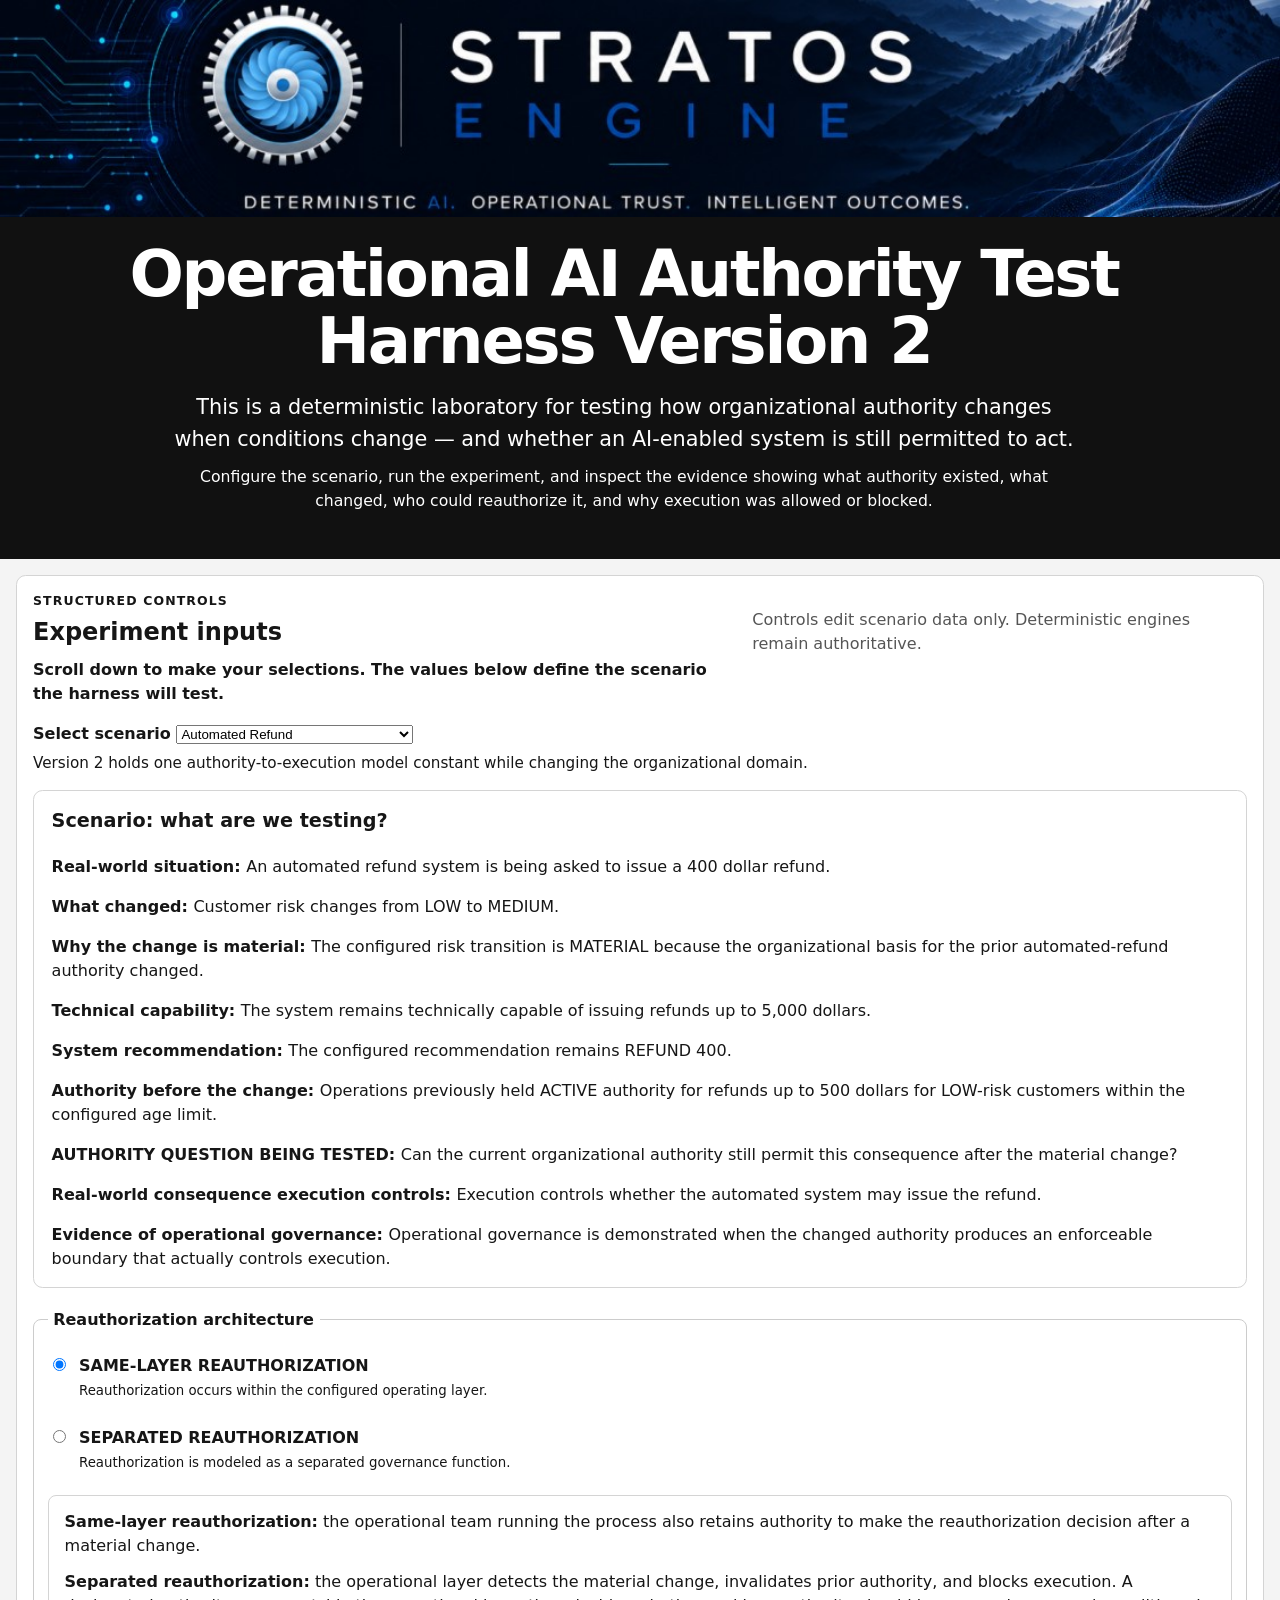
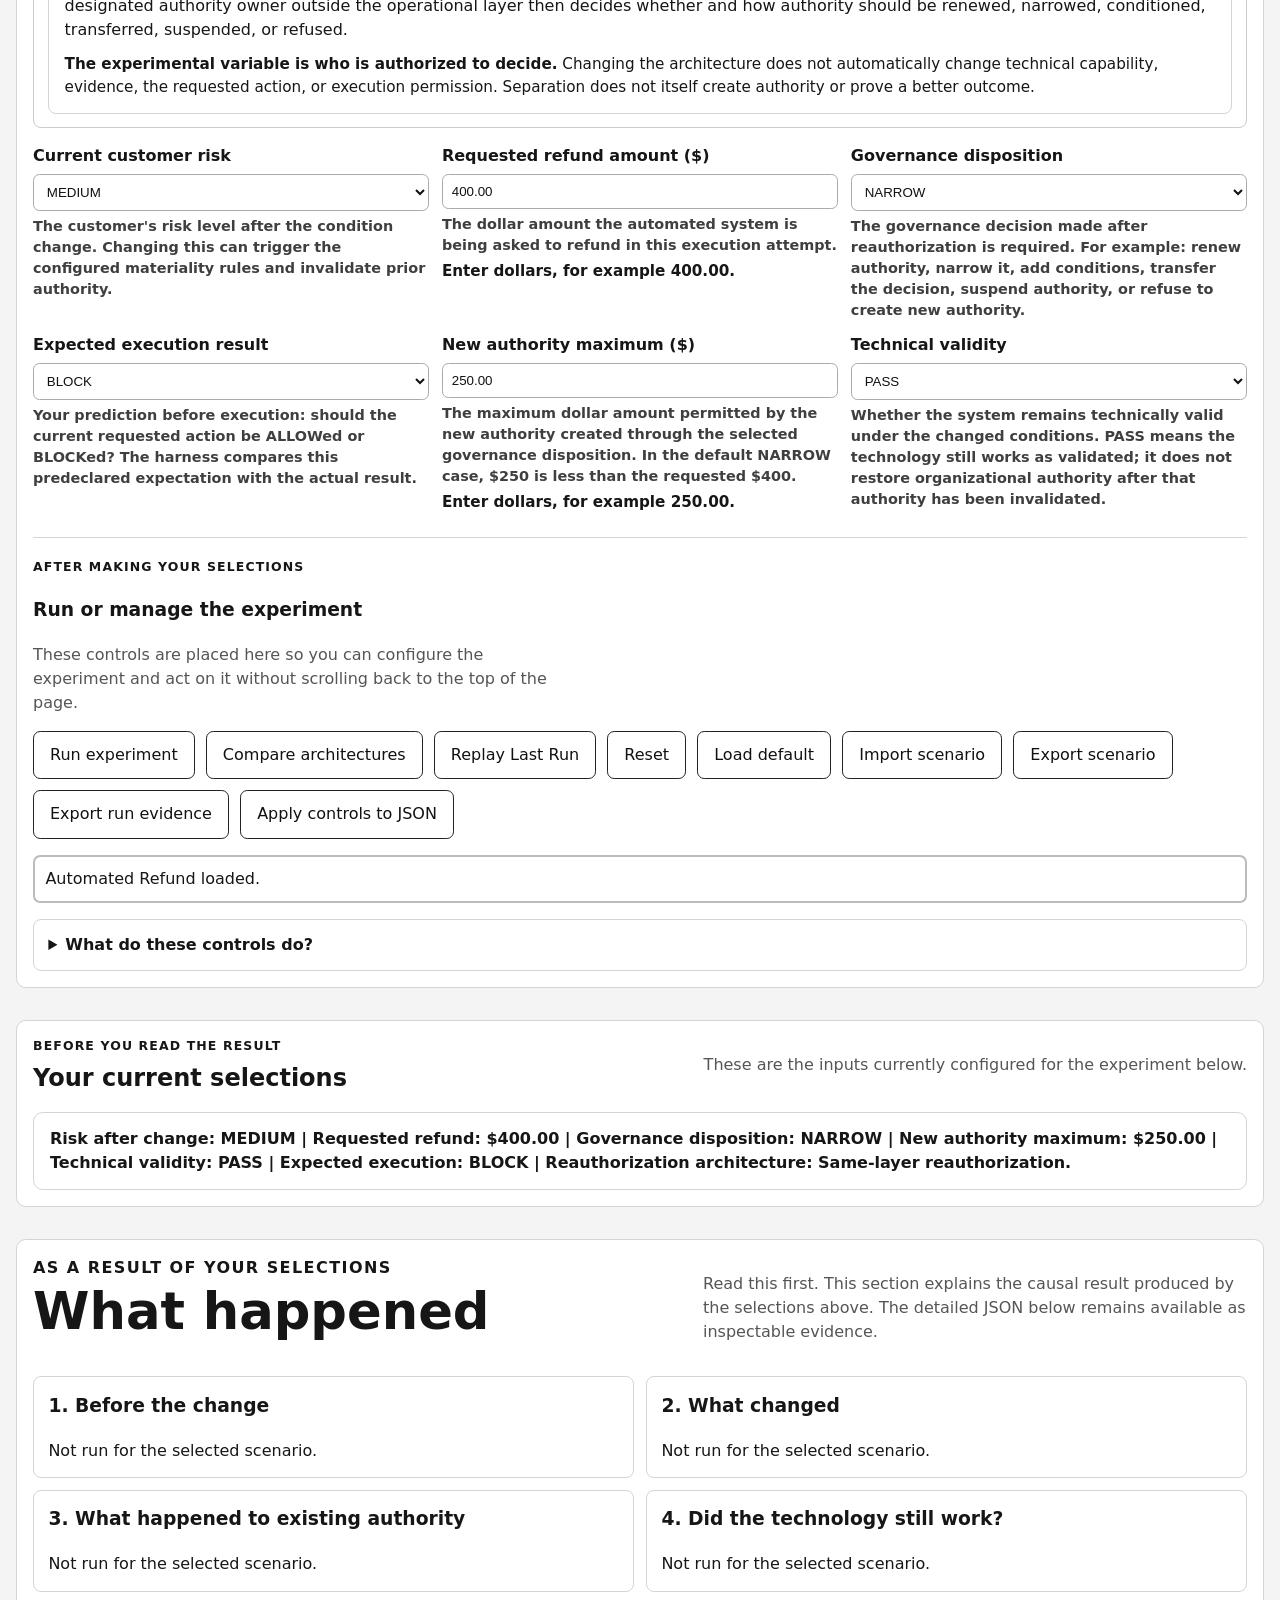
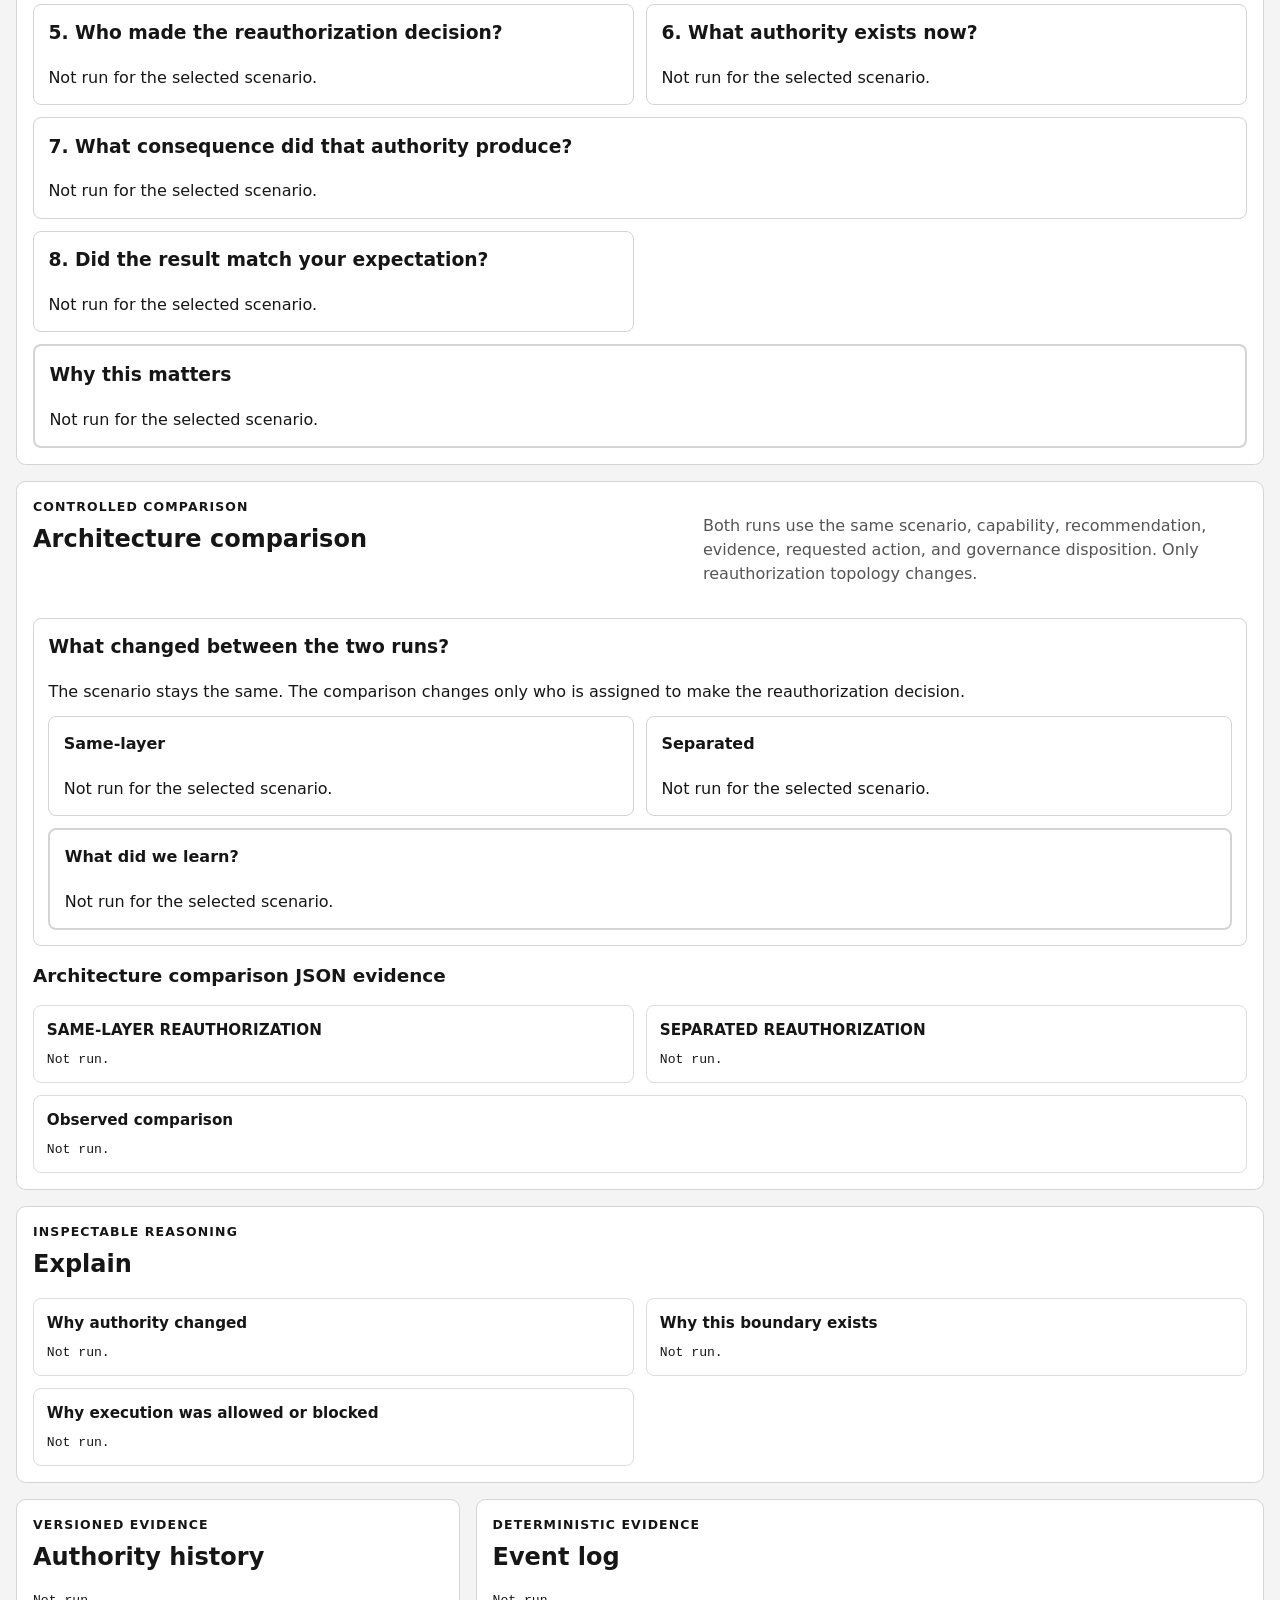
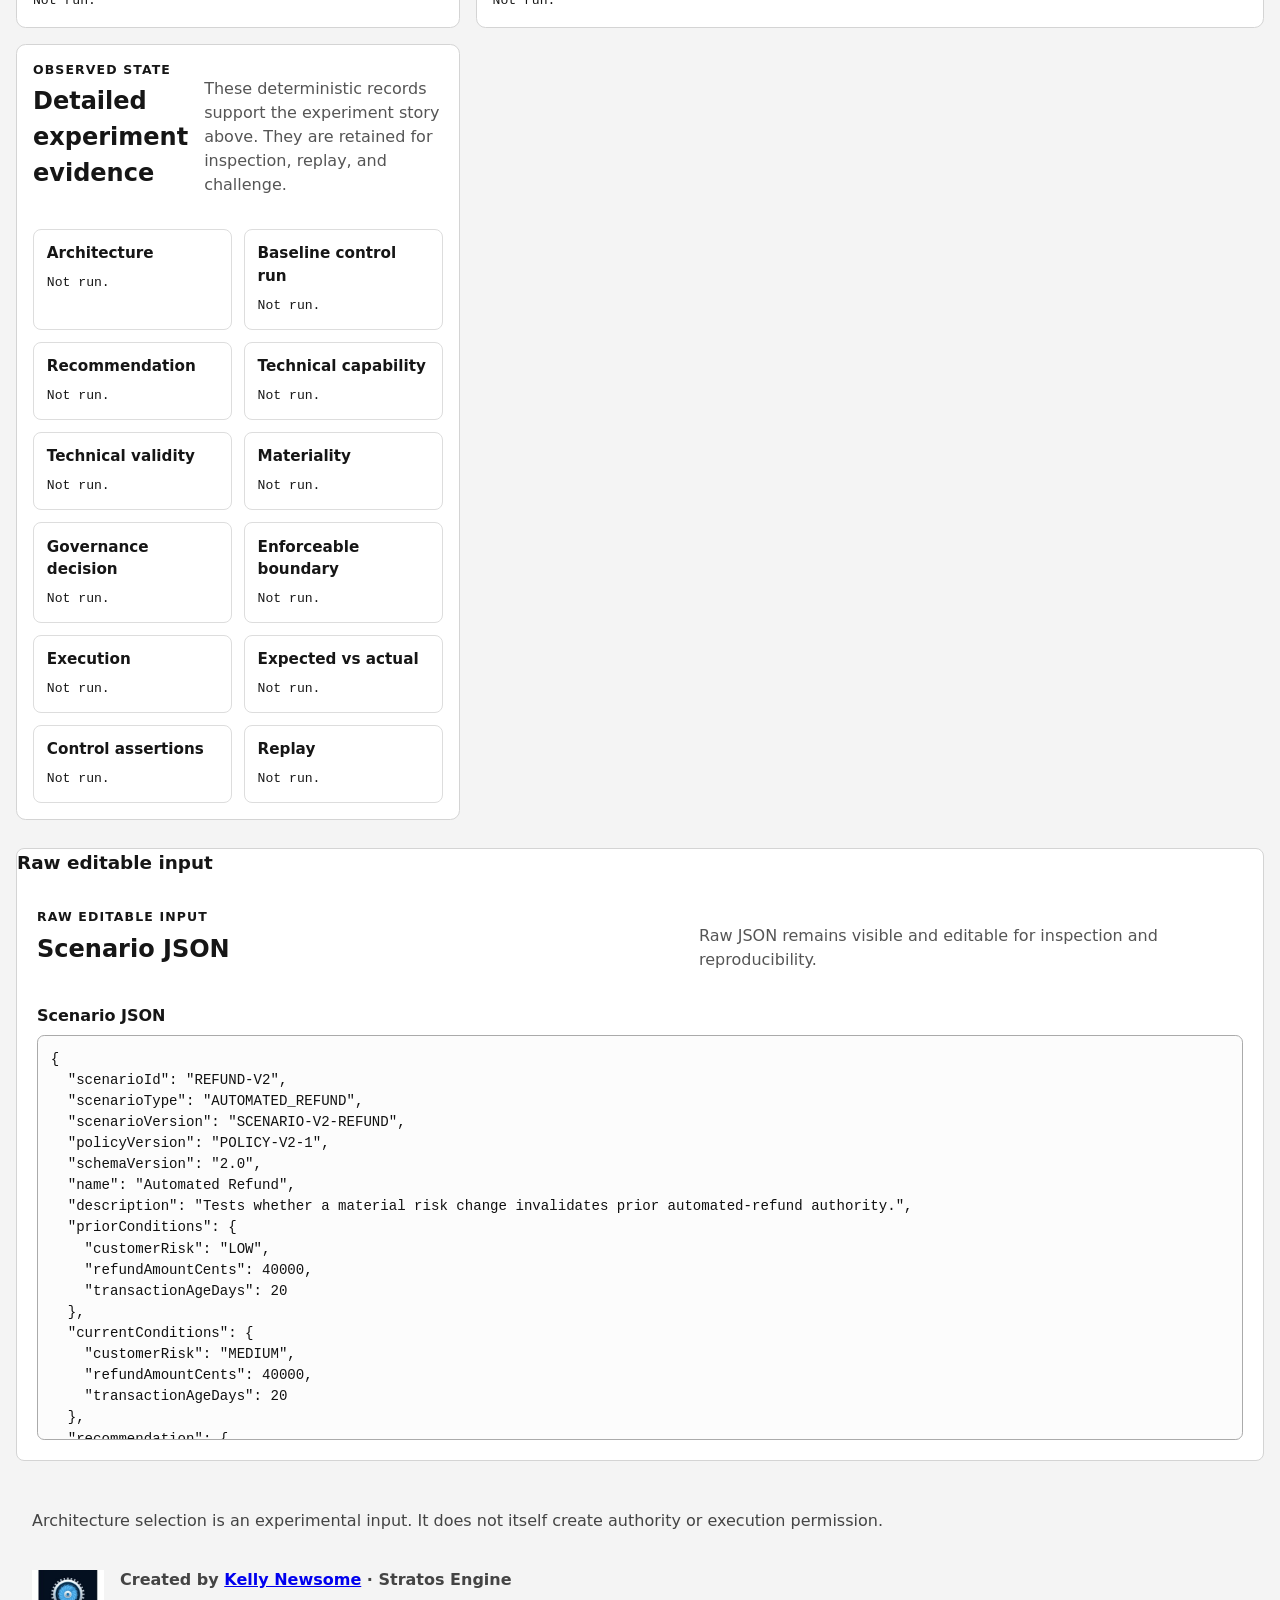
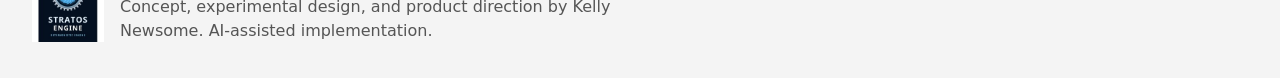
<file: index.html>
<!doctype html>
<html lang="en">
<head>
    <meta charset="utf-8">
    <meta name="viewport" content="width=device-width, initial-scale=1">
    <title>Operational AI Authority Test Harness | Stratos Engine</title>
    <link rel="icon" type="image/jpeg" href="assets/images/stratosengine_logo.jpg">
    <link rel="stylesheet" href="css/app.css">
</head>
<body>
    <a class="skip-link" href="#main-content">Skip to experiment controls</a>
    <div class="brand-masthead" aria-label="Stratos Engine">
        <img
            class="brand-cover"
            src="assets/images/stratosengine_cover.jpg"
            alt="Stratos Engine — Deterministic AI. Operational trust. Intelligent outcomes."
        >
    </div>

    <header class="app-header">
        <div class="app-title-block">
            <h1>Operational AI Authority Test Harness <span class="version-badge">Version 2</span></h1>
            <p class="app-purpose">
                This is a deterministic laboratory for testing how organizational authority changes when conditions change — and whether an AI-enabled system is still permitted to act.
            </p>
            <p class="app-purpose-secondary">
                Configure the scenario, run the experiment, and inspect the evidence showing what authority existed, what changed, who could reauthorize it, and why execution was allowed or blocked.
            </p>
        </div>

        <div class="header-actions">





            <input
                id="scenario-file-input"
                type="file"
                accept="application/json,.json"
                hidden
            >




        </div>
    </header>

    <main id="main-content" class="layout">
        <section class="panel control-panel" aria-labelledby="controls-heading">
            <div class="panel-heading">
                <div>
                    <p class="eyebrow">Structured controls</p>
                    <h2 id="controls-heading">Experiment inputs</h2>
                    <p class="section-instruction">
                        Scroll down to make your selections. The values below define the scenario the harness will test.
                    </p>
                </div>
                <p class="muted">
                    Controls edit scenario data only. Deterministic engines remain authoritative.
                </p>
            </div>
            <div class="scenario-selector-block">
                <label for="scenario-selector">
                    Select scenario
                    <select id="scenario-selector" aria-describedby="scenario-selector-help"></select>
                </label>
                <p id="scenario-selector-help" class="field-help">Version 2 holds one authority-to-execution model constant while changing the organizational domain.</p>
            </div>

            <div id="scenario-explanation" class="scenario-explanation" aria-labelledby="scenario-explanation-heading">
                <h3 id="scenario-explanation-heading">Scenario: what are we testing?</h3>
                <div id="scenario-narrative">Loading selected Version 2 scenario...</div>
            </div>

            <fieldset>
                <legend>Reauthorization architecture</legend>

                <label class="radio-row">
                    <input
                        id="architecture-same-layer"
                        type="radio"
                        name="reauthorization-architecture"
                        value="SAME_LAYER_REAUTHORIZATION"
                    >
                    <span>
                        <strong>SAME-LAYER REAUTHORIZATION</strong><br>
                        <small>Reauthorization occurs within the configured operating layer.</small>
                    </span>
                </label>

                <label class="radio-row">
                    <input
                        id="architecture-separated"
                        type="radio"
                        name="reauthorization-architecture"
                        value="SEPARATED_REAUTHORIZATION"
                    >
                    <span>
                        <strong>SEPARATED REAUTHORIZATION</strong><br>
                        <small>Reauthorization is modeled as a separated governance function.</small>
                    </span>
                </label>
                <div id="architecture-help" class="architecture-help">
                    <p><strong>Same-layer reauthorization:</strong> the operational team running the process also retains authority to make the reauthorization decision after a material change.</p>
                    <p><strong>Separated reauthorization:</strong> the operational layer detects the material change, invalidates prior authority, and blocks execution. A designated authority owner outside the operational layer then decides whether and how authority should be renewed, narrowed, conditioned, transferred, suspended, or refused.</p>
                    <p class="architecture-help-note"><strong>The experimental variable is who is authorized to decide.</strong> Changing the architecture does not automatically change technical capability, evidence, the requested action, or execution permission. Separation does not itself create authority or prove a better outcome.</p>
                </div>
            </fieldset>

            <div id="scenario-specific-controls" class="form-grid" aria-live="polite"></div>

            <div class="form-grid">
                <label id="refund-risk-control">
                    Current customer risk
                    <select id="current-risk">
                        <option value="LOW">LOW</option>
                        <option value="MEDIUM">MEDIUM</option>
                        <option value="HIGH">HIGH</option>
                    </select>
                    <span id="current-risk-explanation" class="field-explanation">The customer's risk level after the condition change. Changing this can trigger the configured materiality rules and invalidate prior authority.</span>
                </label>

                <label id="refund-amount-control">
                    Requested refund amount ($)
                    <input id="requested-amount" type="number" min="0" step="0.01" inputmode="decimal" aria-describedby="requested-amount-help">
                    <span id="requested-amount-explanation" class="field-explanation">The dollar amount the automated system is being asked to refund in this execution attempt.</span>
                    <span id="requested-amount-help" class="field-help">Enter dollars, for example 400.00.</span>
                </label>

                <label>
                    Governance disposition
                    <select id="decision-disposition">
                        <option value="RENEW">RENEW</option>
                        <option value="NARROW">NARROW</option>
                        <option value="CONDITION">CONDITION</option>
                        <option value="TRANSFER">TRANSFER</option>
                        <option value="SUSPEND">SUSPEND</option>
                        <option value="REFUSE">REFUSE</option>
                    </select>
                    <span id="decision-disposition-explanation" class="field-explanation">The governance decision made after reauthorization is required. For example: renew authority, narrow it, add conditions, transfer the decision, suspend authority, or refuse to create new authority.</span>
                </label>

                <label>
                    Expected execution result
                    <select id="expected-result">
                        <option value="ALLOW">ALLOW</option>
                        <option value="BLOCK">BLOCK</option>
                    </select>
                    <span id="expected-result-explanation" class="field-explanation">Your prediction before execution: should the current requested action be ALLOWed or BLOCKed? The harness compares this predeclared expectation with the actual result.</span>
                </label>

                <label id="new-authority-maximum-control" class="disposition-specific">
                    New authority maximum ($)
                    <input id="new-authority-maximum" type="number" min="0" step="0.01" inputmode="decimal" aria-describedby="new-authority-maximum-help">
                    <span id="new-authority-maximum-explanation" class="field-explanation">The maximum dollar amount permitted by the new authority created through the selected governance disposition. In the default NARROW case, &#36;250 is less than the requested &#36;400.</span>
                    <span id="new-authority-maximum-help" class="field-help">Enter dollars, for example 250.00.</span>
                </label>
                <label id="condition-supervisor-confirmation-control" class="disposition-specific" hidden>
                    Supervisor confirmation present?
                    <select id="condition-supervisor-confirmation" disabled>
                        <option value="true">YES</option>
                        <option value="false">NO</option>
                    </select>
                    <span class="field-explanation">Used only for CONDITION. CONDITION creates a new authority version with an enforceable typed requirement that supervisorConfirmation must equal true. This selection records whether that required condition is actually satisfied when execution is evaluated.</span>
                </label>

                <label id="transfer-decision-owner-control" class="disposition-specific" hidden>
                    New decision owner
                    <input id="transfer-decision-owner" type="text" value="ACTOR-GOVERNANCE" disabled>
                    <span class="field-explanation">Used only for TRANSFER. This identifies the authorized actor who receives decision authority. TRANSFER does not itself create executable authority, so execution remains blocked until a later authorized decision creates a valid boundary.</span>
                </label>

                <label>
                    Technical validity
                    <select id="technical-validity">
                        <option value="PASS">PASS</option>
                        <option value="FAIL">FAIL</option>
                    </select>
                    <span id="technical-validity-explanation" class="field-explanation">Whether the system remains technically valid under the changed conditions. PASS means the technology still works as validated; it does not restore organizational authority after that authority has been invalidated.</span>
                </label>
            </div>

<div class="experiment-actions" aria-labelledby="experiment-actions-heading">
                <div>
                    <p class="eyebrow">After making your selections</p>
                    <h3 id="experiment-actions-heading">Run or manage the experiment</h3>
                    <p class="muted">
                        These controls are placed here so you can configure the experiment and act on it without scrolling back to the top of the page.
                    </p>
                </div>

                                <div class="experiment-action-buttons">
                    <button id="run-experiment" type="button" title="Run the deterministic authority-to-execution experiment using the current scenario. Use this when your inputs are ready and you want to see the resulting authority, boundary, execution, and evidence." aria-describedby="help-run-experiment">Run experiment</button>
                    <button id="compare-architectures" type="button" title="Run a controlled comparison of same-layer and separated reauthorization. Use this when you want to isolate whether changing only the reauthorization topology changes the observed result." aria-describedby="help-compare-architectures">Compare architectures</button>
                    <button id="run-replay" type="button" title="Deterministically replay the most recent completed run from causal inputs. Use this after Run Experiment when you want to test reproducibility without forcing the recorded outcome." aria-describedby="help-run-replay">Replay Last Run</button>
                    <button id="reset-scenario" type="button" title="Reset the current scenario and outputs. Use this when you want to discard the current working state and start over cleanly." aria-describedby="help-reset-scenario">Reset</button>
                    <button id="load-default" type="button" title="Load the known baseline scenario. Use this when you want to return to the standard experiment starting point before changing inputs or comparing results." aria-describedby="help-load-default">Load default</button>
                    <button id="import-scenario" type="button" title="Import a compatible scenario JSON file. Use this when you want to run a saved or externally prepared scenario instead of the default." aria-describedby="help-import-scenario">Import scenario</button>
                    <button id="export-scenario" type="button" title="Export the current scenario inputs as JSON. Use this before running when you want to preserve or share the exact configured experiment." aria-describedby="help-export-scenario">Export scenario</button>
                    <button id="export-run" type="button" title="Export the evidence from the most recent completed run. Use this after Run Experiment when you need the deterministic record of what happened." aria-describedby="help-export-run">Export run evidence</button>
                    <button
                    id="apply-controls"
                    type="button"
                    title="Apply the visible structured controls to the scenario JSON. Use this after changing scenario-specific facts, architecture, disposition, or technical validity and before inspecting the raw scenario."
                    aria-describedby="help-apply-controls"
                    >
                    Apply controls to JSON
                    </button>
                </div>

                <div id="validation-status" class="status-box" role="status" aria-live="polite">
                    No scenario loaded.
                </div>
            </div>
            <div class="controls-help controls-help-after-actions">
                <details id="control-guide" class="control-guide">
                <summary>What do these controls do?</summary>
                <div class="control-guide-body">
                    <p>Use this guide when you are unsure which action to take. The same concise definitions also appear as button tooltips when you hover over a control.</p>
                    <dl>
                        <dt id="help-load-default">Load default</dt>
                        <dd>Loads the standard baseline scenario into the editor and structured controls. Use it when you want a known starting point, when you have changed the scenario substantially, or before demonstrating the harness to someone else.</dd>                        <dt id="help-import-scenario">Import scenario</dt>
                        <dd>Loads a compatible saved scenario. Use it when you want to reproduce a prior setup, test a scenario prepared elsewhere, or compare multiple prebuilt cases.</dd>                        <dt id="help-export-scenario">Export scenario</dt>
                        <dd>Saves the current experiment inputs, not the run result. Use it to preserve a configuration, share it with another reviewer, or rerun the same scenario later.</dd>                        <dt id="help-export-run">Export run evidence</dt>
                        <dd>Saves the evidence generated by the latest completed experiment, including authority history, execution evidence, assertions, and replay inputs. Use it for review, audit, comparison, or reproducibility.</dd>                        <dt id="help-reset-scenario">Reset</dt>
                        <dd>Clears the current working run state and returns the interface to a clean scenario state. Use it when the current experiment is no longer useful or before beginning a materially different setup.</dd>                        <dt id="help-apply-controls">Apply controls</dt>
                        <dd>Copies the visible structured inputs into the scenario data. Use it after editing the form when you want the Raw editable input to reflect those changes. It changes inputs only; it does not run the experiment or manufacture results.</dd>                        <dt id="help-run-experiment">Run Experiment</dt>
                        <dd>Executes the current scenario through the deterministic governed engines. Use it after your inputs are set. This is the main action for seeing what happens and why under the selected governance conditions.</dd>                        <dt id="help-compare-architectures">Compare Architectures</dt>
                        <dd>Runs the same scenario twice while changing only the reauthorization architecture. Use it to test whether decision topology produces an observable difference while the scenario, evidence, requested action, capability, and disposition remain held constant.</dd>                        <dt id="help-run-replay">Replay</dt>
                        <dd>Recomputes the most recent run from its causal replay inputs. Use it to confirm that the same evidence can reproduce the same governed result without using the recorded result itself as an instruction.</dd>
                    </dl>
                </div>
            </details>
            </div>
        </section>


                <section class="panel current-selection-panel" aria-labelledby="current-selection-heading">
            <div class="panel-heading">
                <div>
                    <p class="eyebrow">Before you read the result</p>
                    <h2 id="current-selection-heading">Your current selections</h2>
                </div>
                <p class="muted">
                    These are the inputs currently configured for the experiment below.
                </p>
            </div>

            <div class="selection-summary current-selection-summary" aria-live="polite">

                    <p id="selection-summary">Loading current scenario selections...</p>
                </div>
        </section>
<section class="panel story-panel" id="experiment-story" aria-labelledby="story-heading">
            <div class="panel-heading">
                <div>
                    <p class="eyebrow story-context">As a result of your selections</p>
                    <h2 id="story-heading">What happened</h2>
                </div>
                <p class="muted">
                    Read this first. This section explains the causal result produced by the selections above. The detailed JSON below remains available as inspectable evidence.
                </p>
            </div>

            <ol class="story-flow" aria-label="Experiment outcome in causal order">
                <li class="story-step">
                    <h3>1. Before the change</h3>
                    <p id="story-before">Run the experiment to see the baseline.</p>
                </li>
                <li class="story-step">
                    <h3>2. What changed</h3>
                    <p id="story-change">Run the experiment to evaluate materiality.</p>
                </li>
                <li class="story-step">
                    <h3>3. What happened to existing authority</h3>
                    <p id="story-authority">Run the experiment to see the authority state.</p>
                </li>
                <li class="story-step">
                    <h3>4. Did the technology still work?</h3>
                    <p id="story-technical">Run the experiment to see technical validity.</p>
                </li>
                <li class="story-step">
                    <h3>5. Who made the reauthorization decision?</h3>
                    <p id="story-owner">Run the experiment to see the decision owner.</p>
                </li>
                <li class="story-step">
                    <h3>6. What authority exists now?</h3>
                    <p id="story-new-authority">Run the experiment to see the current enforceable boundary.</p>
                </li>
                <li class="story-step story-consequence">
                    <h3>7. What consequence did that authority produce?</h3>
                    <p id="story-consequence">Run the experiment to see whether execution is allowed or blocked.</p>
                </li>
                            <li class="story-step">
                    <h3>8. Did the result match your expectation?</h3>
                    <p id="story-prediction">Run the experiment to compare expected and actual execution.</p>
                </li></ol>

            <div class="story-meaning" aria-labelledby="story-meaning-heading">
                <h3 id="story-meaning-heading">Why this matters</h3>
                <p id="story-meaning">
                    The experiment has not been run yet.
                </p>
            </div>
        </section>





        <section class="panel comparison-panel" aria-labelledby="comparison-heading">
            <div class="panel-heading">
                <div>
                    <p class="eyebrow">Controlled comparison</p>
                    <h2 id="comparison-heading">Architecture comparison</h2>
                </div>
                <p class="muted">
                    Both runs use the same scenario, capability, recommendation, evidence, requested action, and governance disposition. Only reauthorization topology changes.
                </p>
            </div>

            <div class="comparison-narrative" aria-labelledby="comparison-narrative-heading">
                <h3 id="comparison-narrative-heading">What changed between the two runs?</h3>
                <p>
                    The scenario stays the same. The comparison changes only who is assigned to make the reauthorization decision.
                </p>

                <div class="comparison-readable-grid">
                    <article class="comparison-readable-card">
                        <h4>Same-layer</h4>
                        <p id="comparison-same-readable">Run Compare Architectures to see the result.</p>
                    </article>
                    <article class="comparison-readable-card">
                        <h4>Separated</h4>
                        <p id="comparison-separated-readable">Run Compare Architectures to see the result.</p>
                    </article>
                </div>

                <div class="comparison-finding">
                    <h4>What did we learn?</h4>
                    <p id="comparison-finding-readable">
                        Run Compare Architectures to evaluate whether changing the decision owner changed downstream authority or execution.
                    </p>
                </div>
            </div>

            <section class="technical-evidence always-visible-evidence architecture-json-always-visible">
                <div class="static-evidence-heading">Architecture comparison JSON evidence</div>            <div class="comparison-grid">
                <article class="result-card">
                    <h3>SAME-LAYER REAUTHORIZATION</h3>
                    <pre id="same-layer-comparison-output">Not run.</pre>
                </article>

                <article class="result-card">
                    <h3>SEPARATED REAUTHORIZATION</h3>
                    <pre id="separated-comparison-output">Not run.</pre>
                </article>
            </div>

            <article class="result-card comparison-summary">
                <h3>Observed comparison</h3>
                <pre id="architecture-comparison-summary">Not run.</pre>
            </article>
            </section>
        </section>

        <section class="panel explain-panel" aria-labelledby="explain-heading">
            <div class="panel-heading">
                <div>
                    <p class="eyebrow">Inspectable reasoning</p>
                    <h2 id="explain-heading">Explain</h2>
                </div>
            </div>

            <div class="card-grid">
                <article class="result-card">
                    <h3>Why authority changed</h3>
                    <pre id="authority-explain-output">Not run.</pre>
                </article>

                <article class="result-card">
                    <h3>Why this boundary exists</h3>
                    <pre id="boundary-explain-output">Not run.</pre>
                </article>

                <article class="result-card">
                    <h3>Why execution was allowed or blocked</h3>
                    <pre id="execution-explain-output">Not run.</pre>
                </article>
            </div>
        </section>

        <section class="panel evidence-panel" aria-labelledby="authority-heading">
            <div class="panel-heading">
                <div>
                    <p class="eyebrow">Versioned evidence</p>
                    <h2 id="authority-heading">Authority history</h2>
                </div>
            </div>
            <pre id="authority-history-output">Not run.</pre>
        </section>

        <section class="panel evidence-panel" aria-labelledby="events-heading">
            <div class="panel-heading">
                <div>
                    <p class="eyebrow">Deterministic evidence</p>
                    <h2 id="events-heading">Event log</h2>
                </div>
            </div>
            <pre id="event-log-output">Not run.</pre>
        </section>

<section class="panel results-panel" aria-labelledby="results-heading">
            <div class="panel-heading">
                <div>
                    <p class="eyebrow">Observed state</p>
                    <h2 id="results-heading">Detailed experiment evidence</h2>
                </div>
                <p class="muted">
                    These deterministic records support the experiment story above. They are retained for inspection, replay, and challenge.
                </p>
            </div>

            <div class="card-grid">
                <article class="result-card">
                    <h3>Architecture</h3>
                    <pre id="architecture-output">Not run.</pre>
                </article>

                <article class="result-card">
                    <h3>Baseline control run</h3>
                    <pre id="control-run-output">Not run.</pre>
                </article>

                <article class="result-card">
                    <h3>Recommendation</h3>
                    <pre id="recommendation-output">Not run.</pre>
                </article>

                <article class="result-card">
                    <h3>Technical capability</h3>
                    <pre id="capability-output">Not run.</pre>
                </article>

                <article class="result-card">
                    <h3>Technical validity</h3>
                    <pre id="validity-output">Not run.</pre>
                </article>

                <article class="result-card">
                    <h3>Materiality</h3>
                    <pre id="materiality-output">Not run.</pre>
                </article>

                <article class="result-card">
                    <h3>Governance decision</h3>
                    <pre id="decision-output">Not run.</pre>
                </article>

                <article class="result-card">
                    <h3>Enforceable boundary</h3>
                    <pre id="boundary-output">Not run.</pre>
                </article>

                <article class="result-card">
                    <h3>Execution</h3>
                    <pre id="execution-output">Not run.</pre>
                </article>

                <article class="result-card">
                    <h3>Expected vs actual</h3>
                    <pre id="prediction-output">Not run.</pre>
                </article>

                <article class="result-card">
                    <h3>Control assertions</h3>
                    <pre id="assertion-output">Not run.</pre>
                </article>

                <article class="result-card">
                    <h3>Replay</h3>
                    <pre id="replay-output">Not run.</pre>
                </article>
            </div>
        </section>

<section class="raw-input-details panel always-visible-evidence raw-input-always-visible">
            <div class="static-evidence-heading">Raw editable input</div>
            <div class="raw-input-body">
                <div class="panel-heading raw-input-heading">
                    <div>
                        <p class="eyebrow">Raw editable input</p>
                        <h2 id="scenario-heading">Scenario JSON</h2>
                    </div>
                    <p class="muted">
                        Raw JSON remains visible and editable for inspection and reproducibility.
                    </p>
                </div>

                <label for="scenario-editor">Scenario JSON</label>
                <textarea id="scenario-editor" spellcheck="false"></textarea>




            </div>
        </section>
</main>

    <footer class="app-footer">
        <div class="footer-governance-note">
            <p>
                Architecture selection is an experimental input. It does not itself create authority or execution permission.
            </p>
        </div>

        <div class="footer-attribution">
            <img
                class="footer-logo"
                src="assets/images/stratosengine_logo.jpg"
                alt=""
                aria-hidden="true"
            >
            <div>
                <p>
                    <strong>Created by <a href="https://www.linkedin.com/in/michaelkellynewsome/" target="_blank" rel="noopener noreferrer">Kelly Newsome</a> · Stratos Engine</strong>
                </p>
                <p class="muted">
                    Concept, experimental design, and product direction by Kelly Newsome. AI-assisted implementation.
                </p>
            </div>
        </div>
    </footer>

    <script src="js/validation-engine.js"></script>
    <script src="js/state-machine.js"></script>
    <script src="js/architecture-engine.js"></script>
    <script src="js/authority-engine.js"></script>
    <script src="js/boundary-engine.js"></script>
    <script src="js/execution-engine.js"></script>
    <script src="js/materiality-engine.js"></script>
    <script src="js/actor-engine.js"></script>
    <script src="js/evidence-engine.js"></script>
    <script src="js/governance-decision-engine.js"></script>
    <script src="js/event-log.js"></script>
    <script src="js/control-assertion-engine.js"></script>
    <script src="js/run-evidence-engine.js"></script>
    <script src="js/control-run-engine.js"></script>
    <script src="js/test-runner.js"></script>
    <script src="js/replay-engine.js"></script>
    <script src="js/import-export.js"></script>
    <script src="js/scenario-catalog.js"></script>
    <script src="js/app.js"></script>
</body>
</html>
</file>
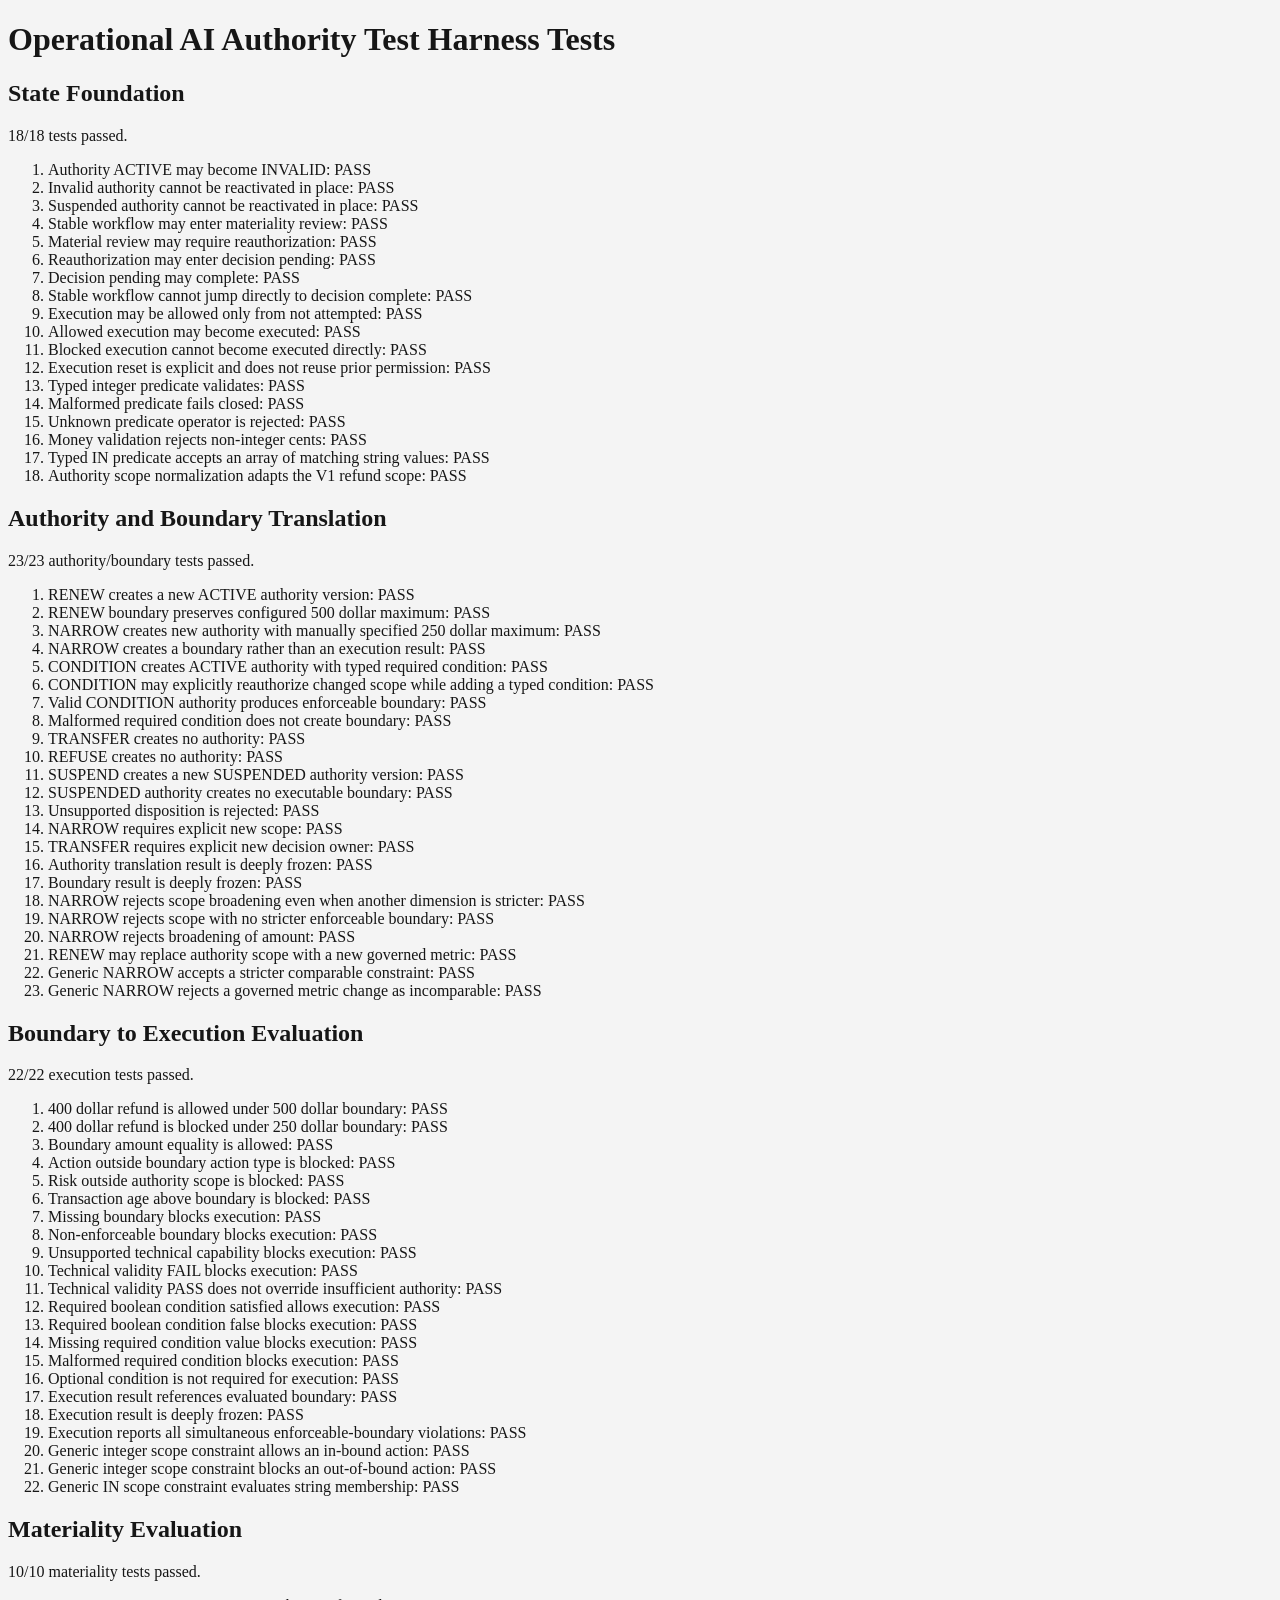
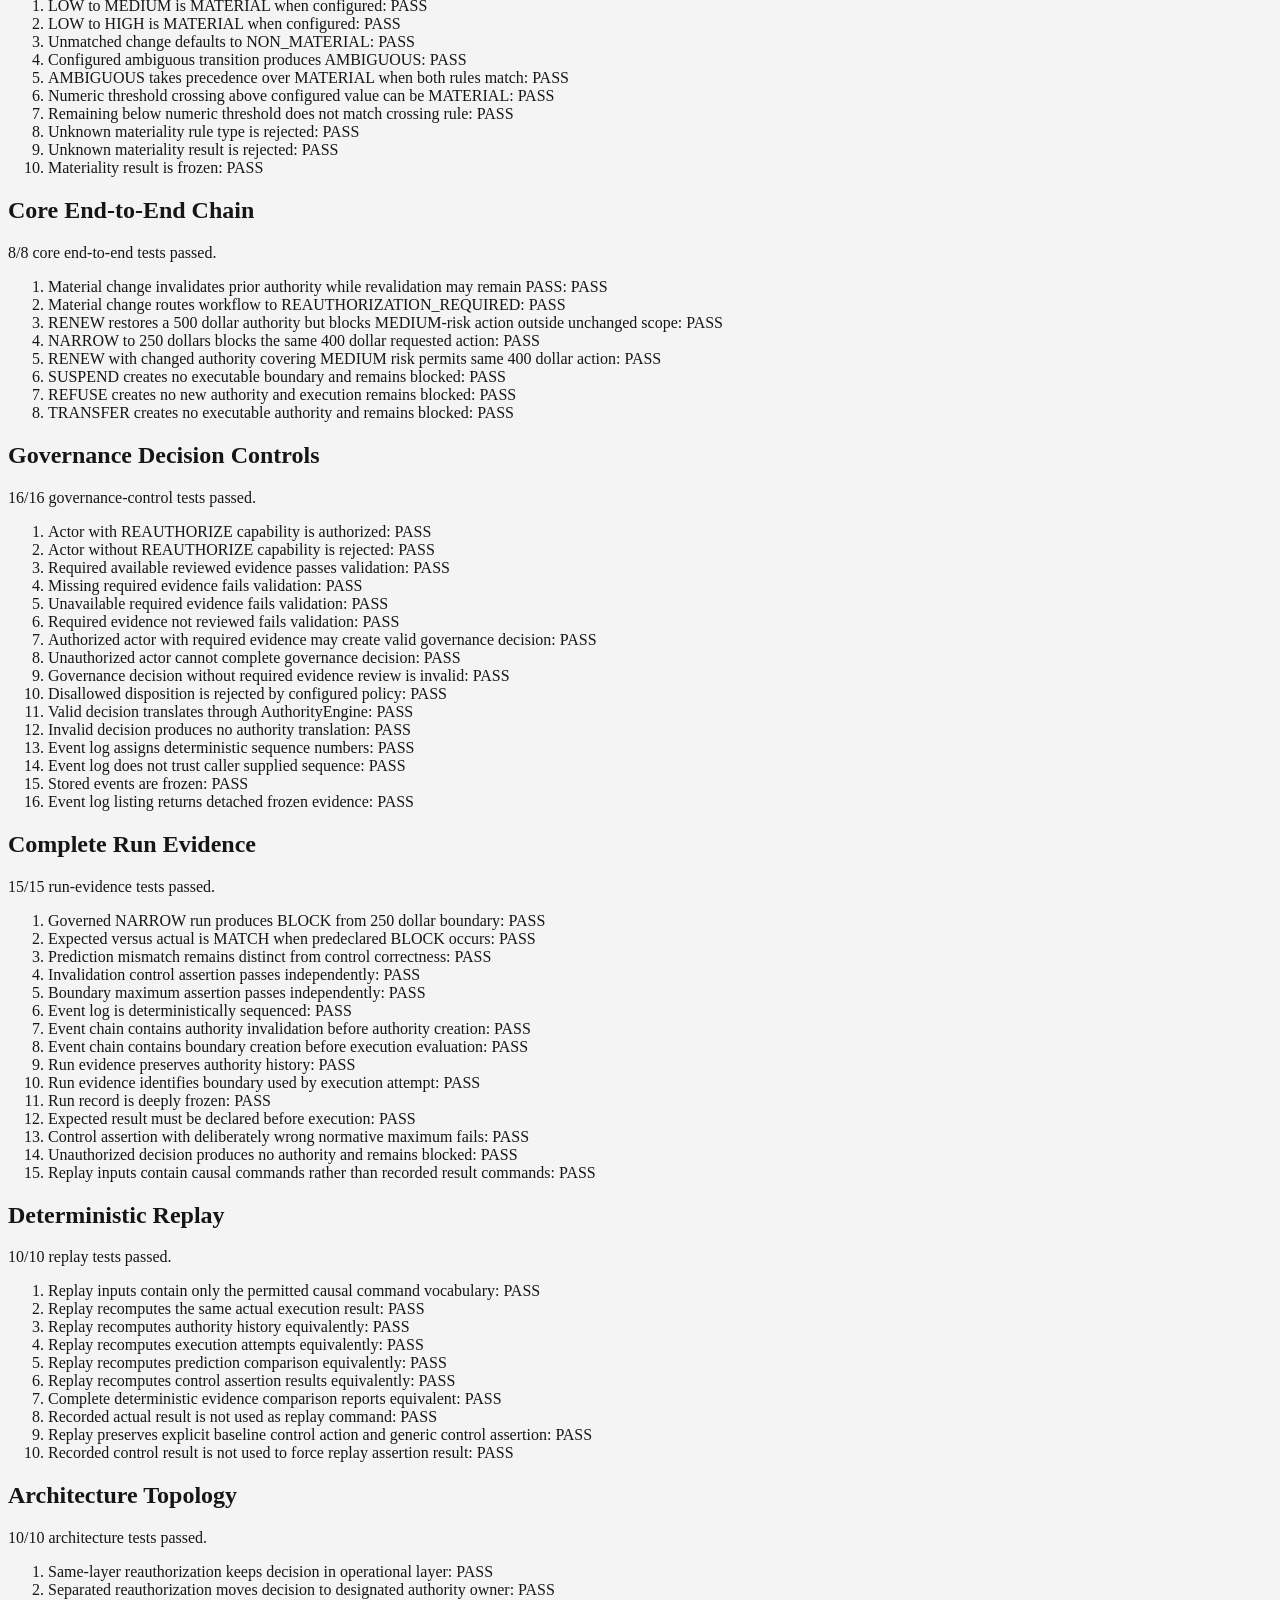
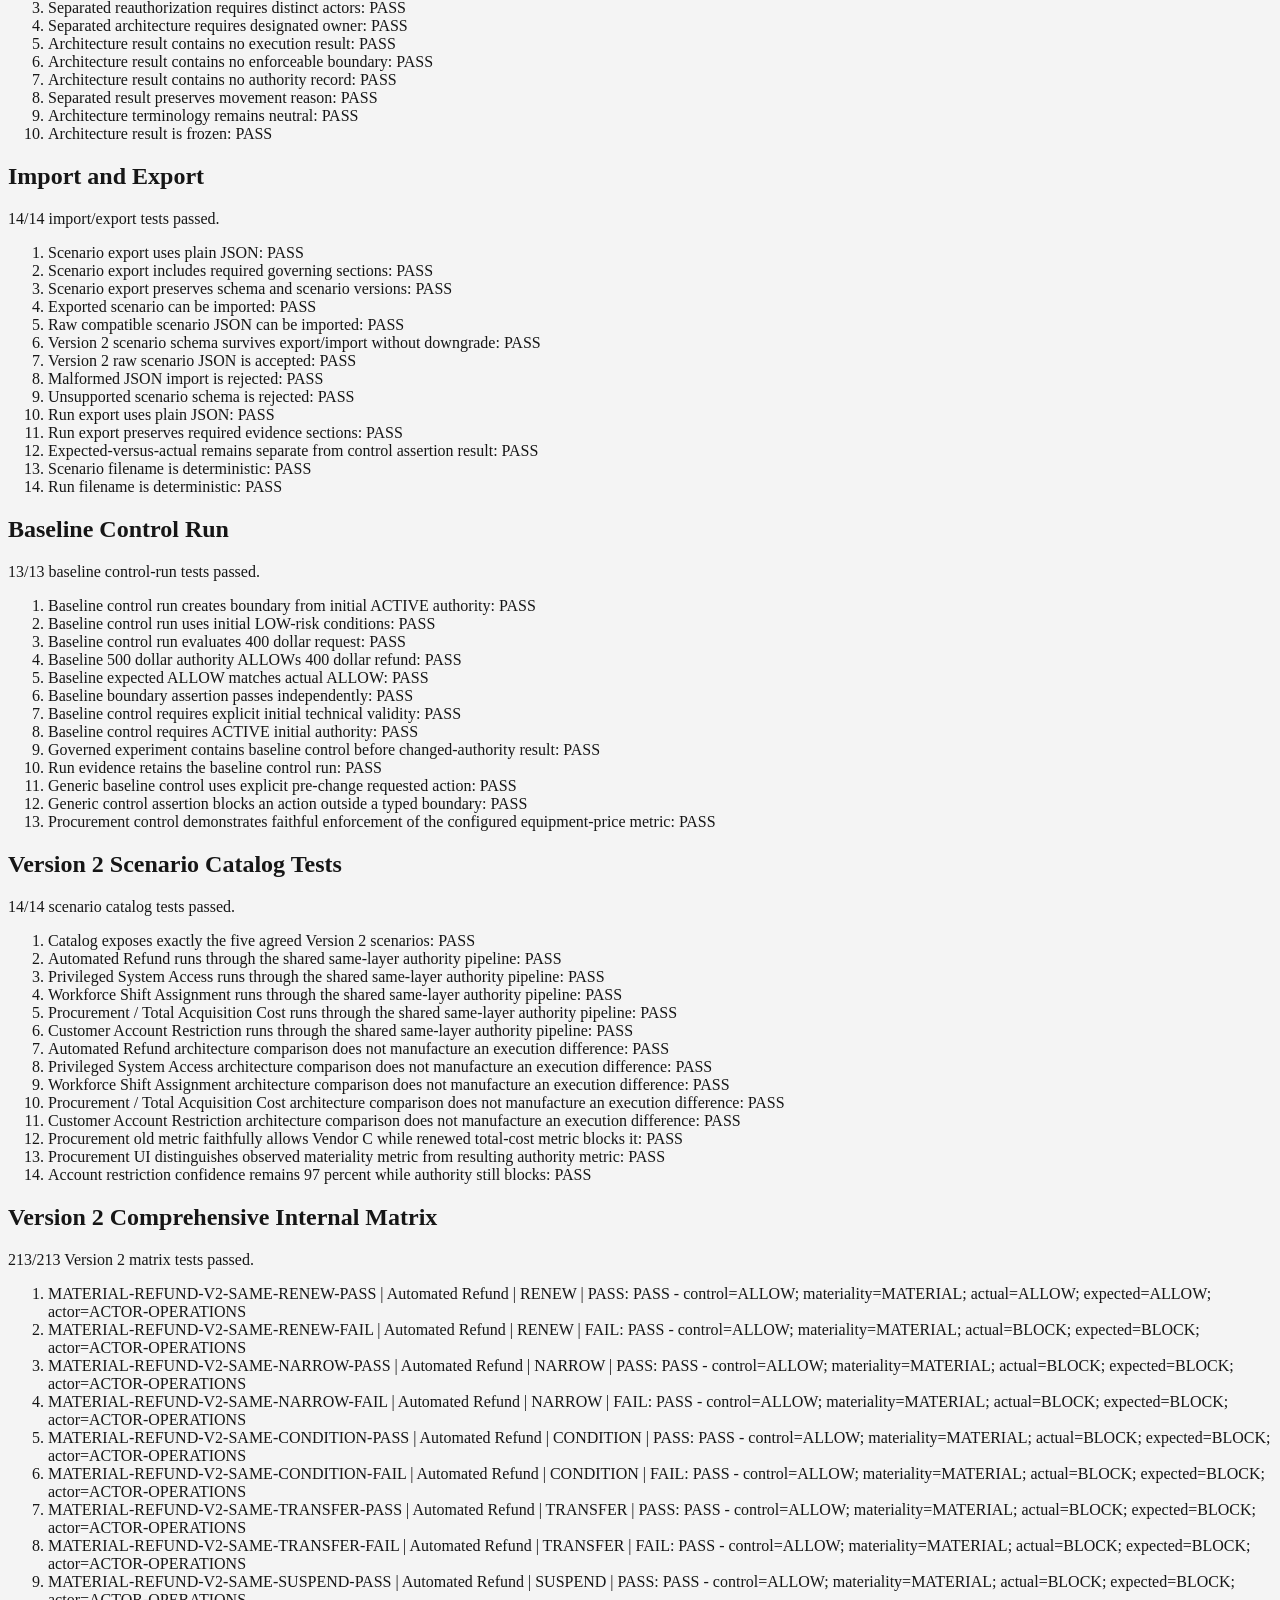
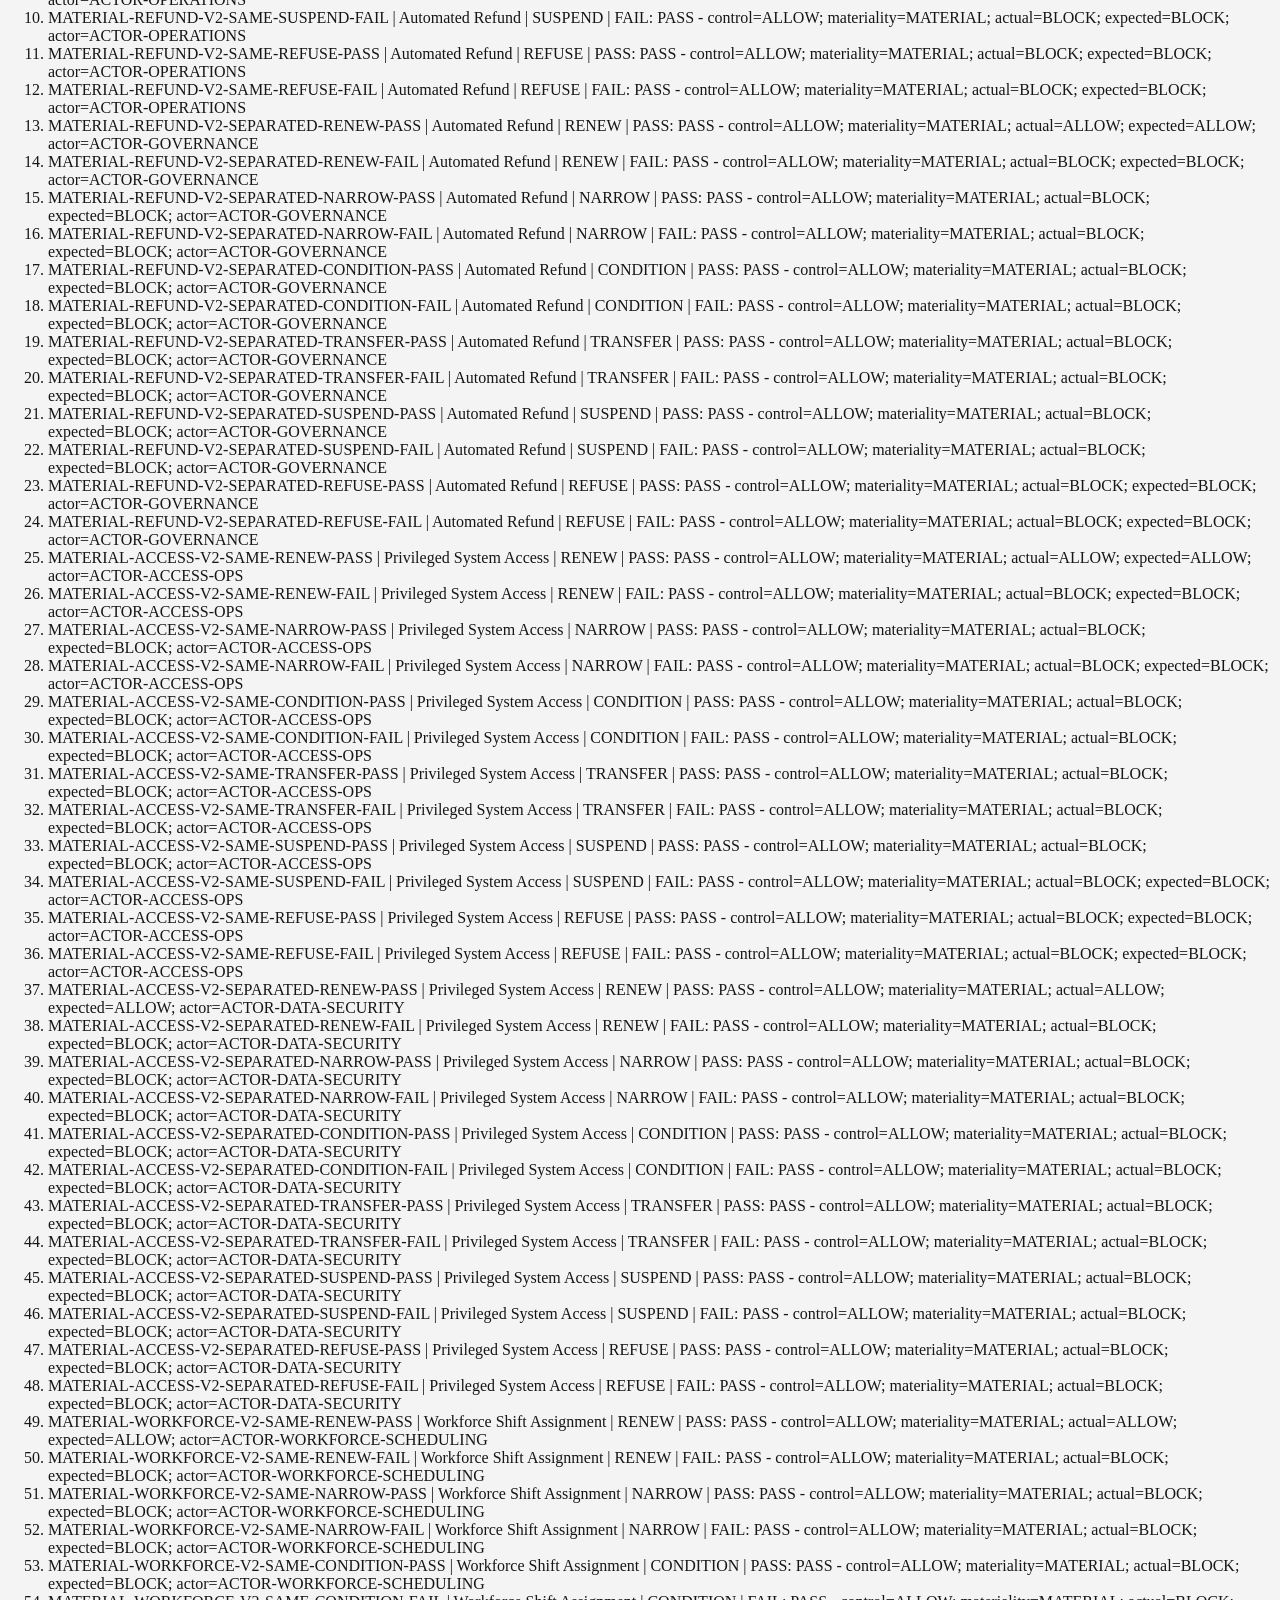
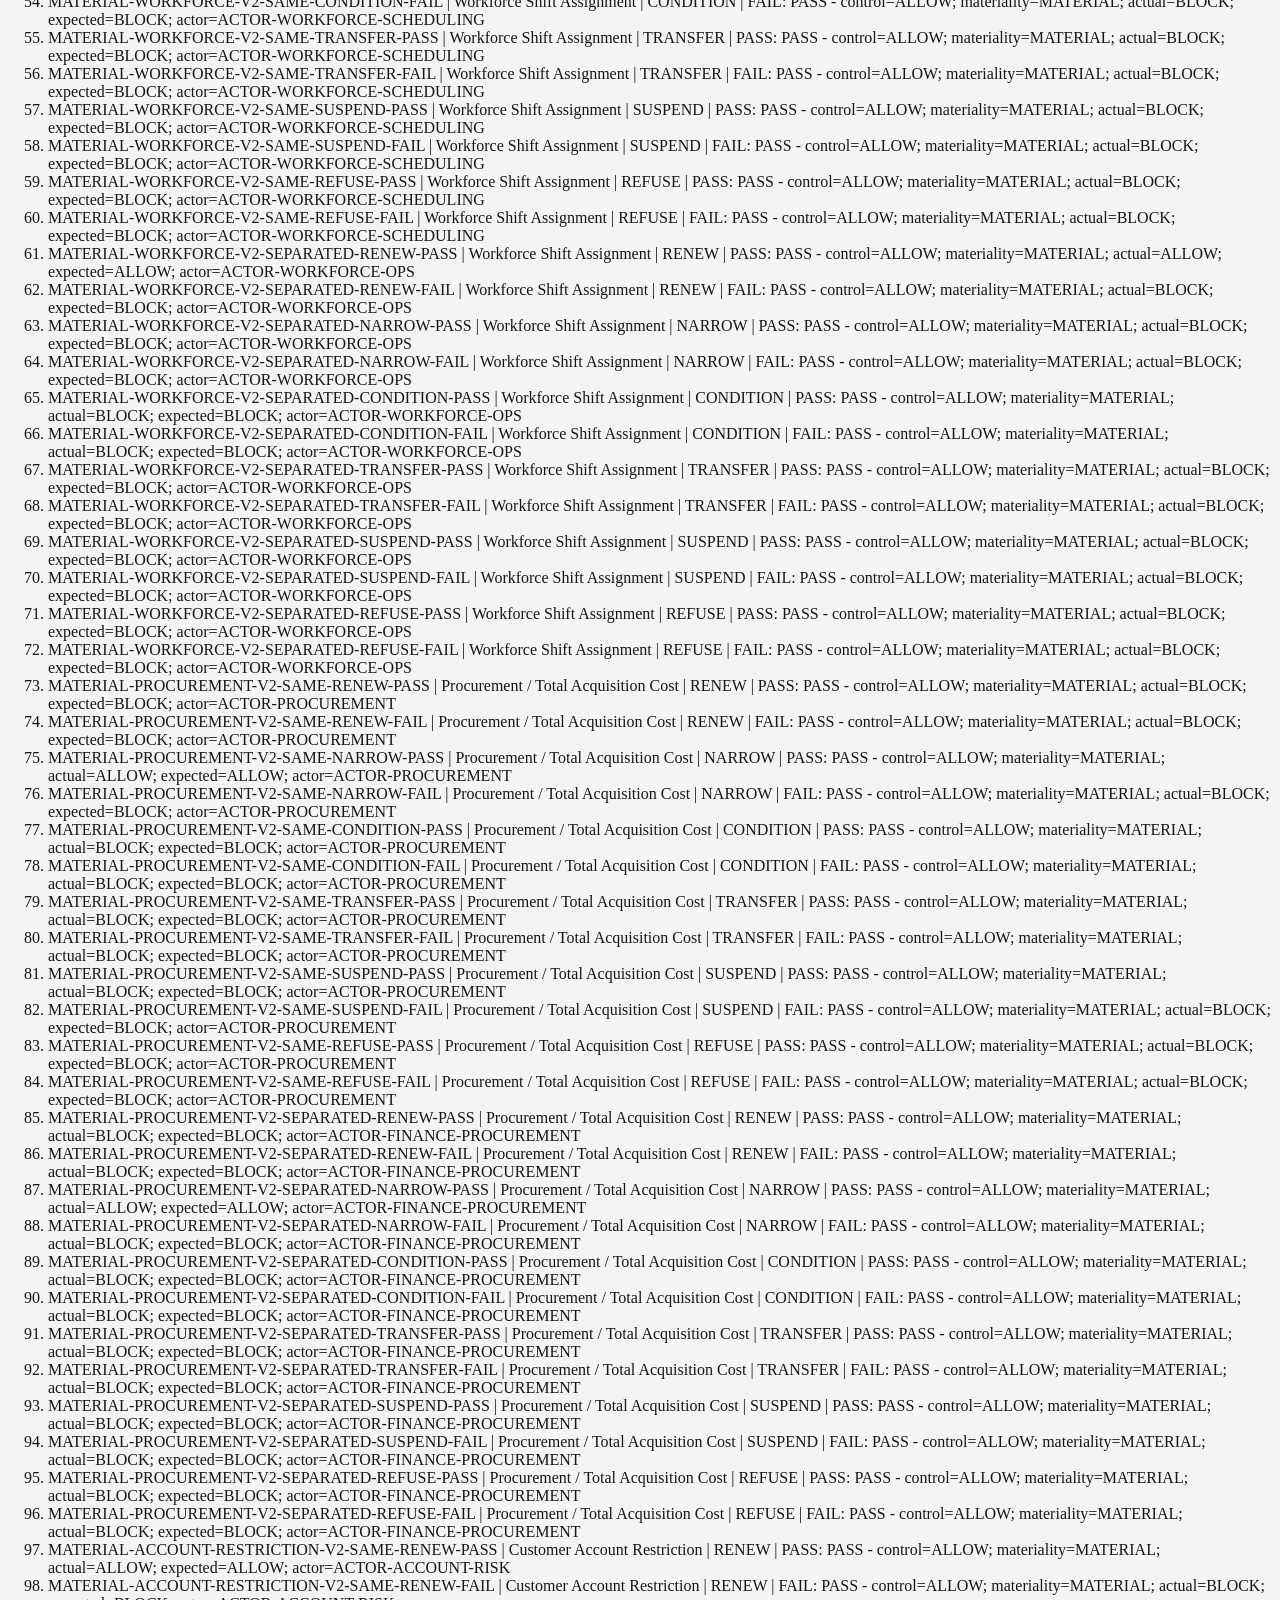
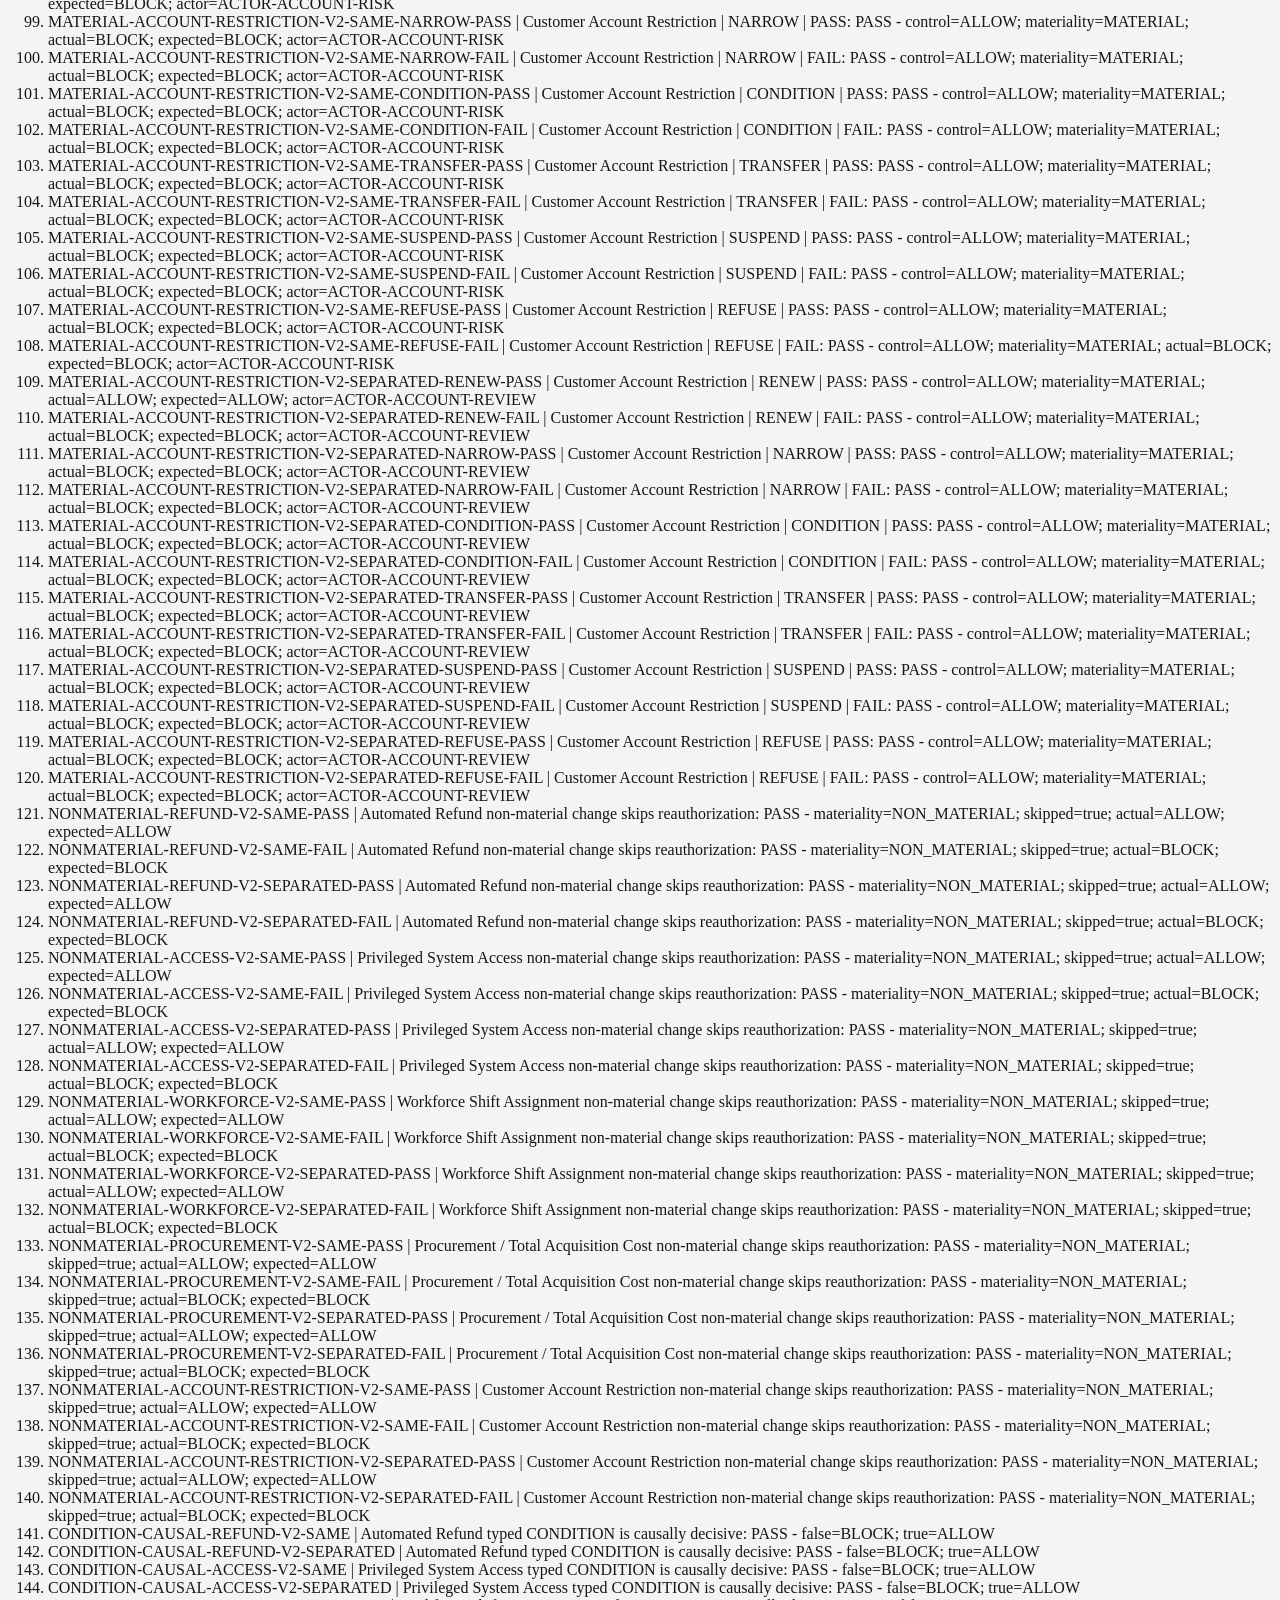
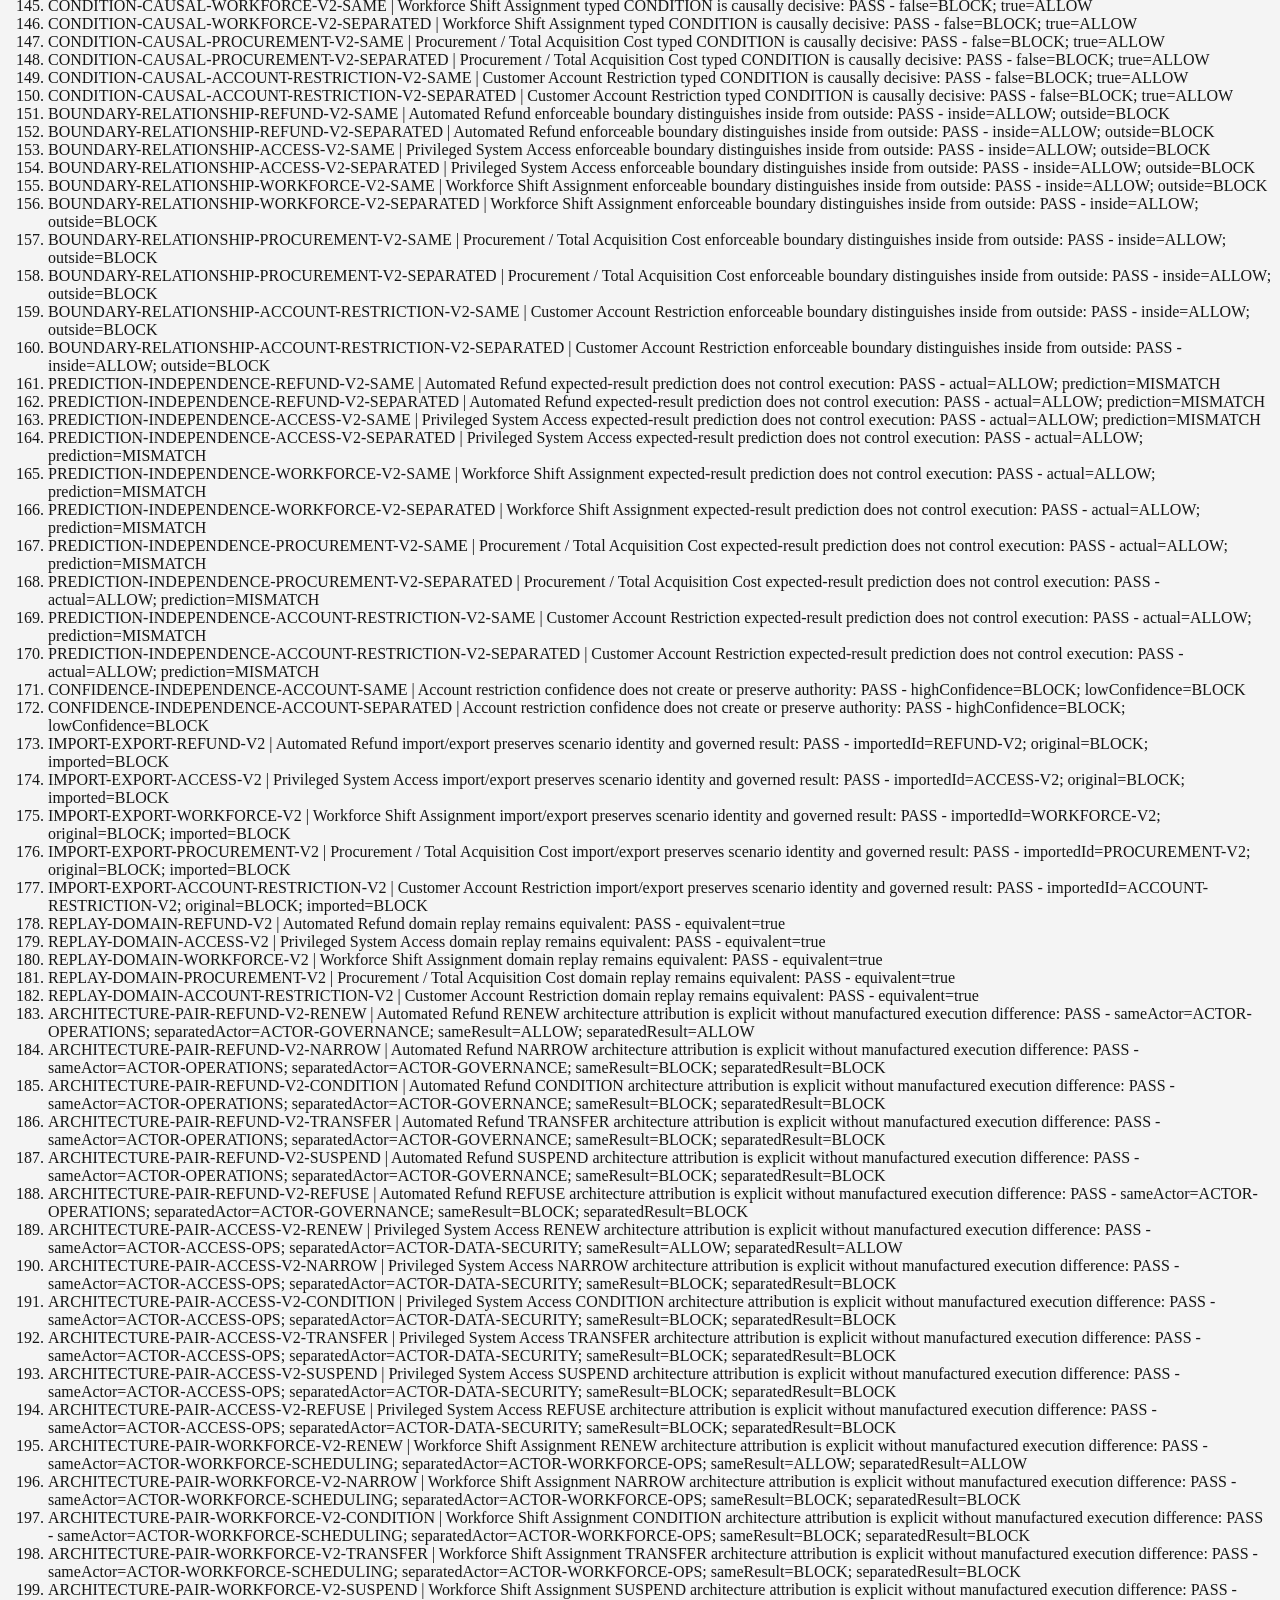
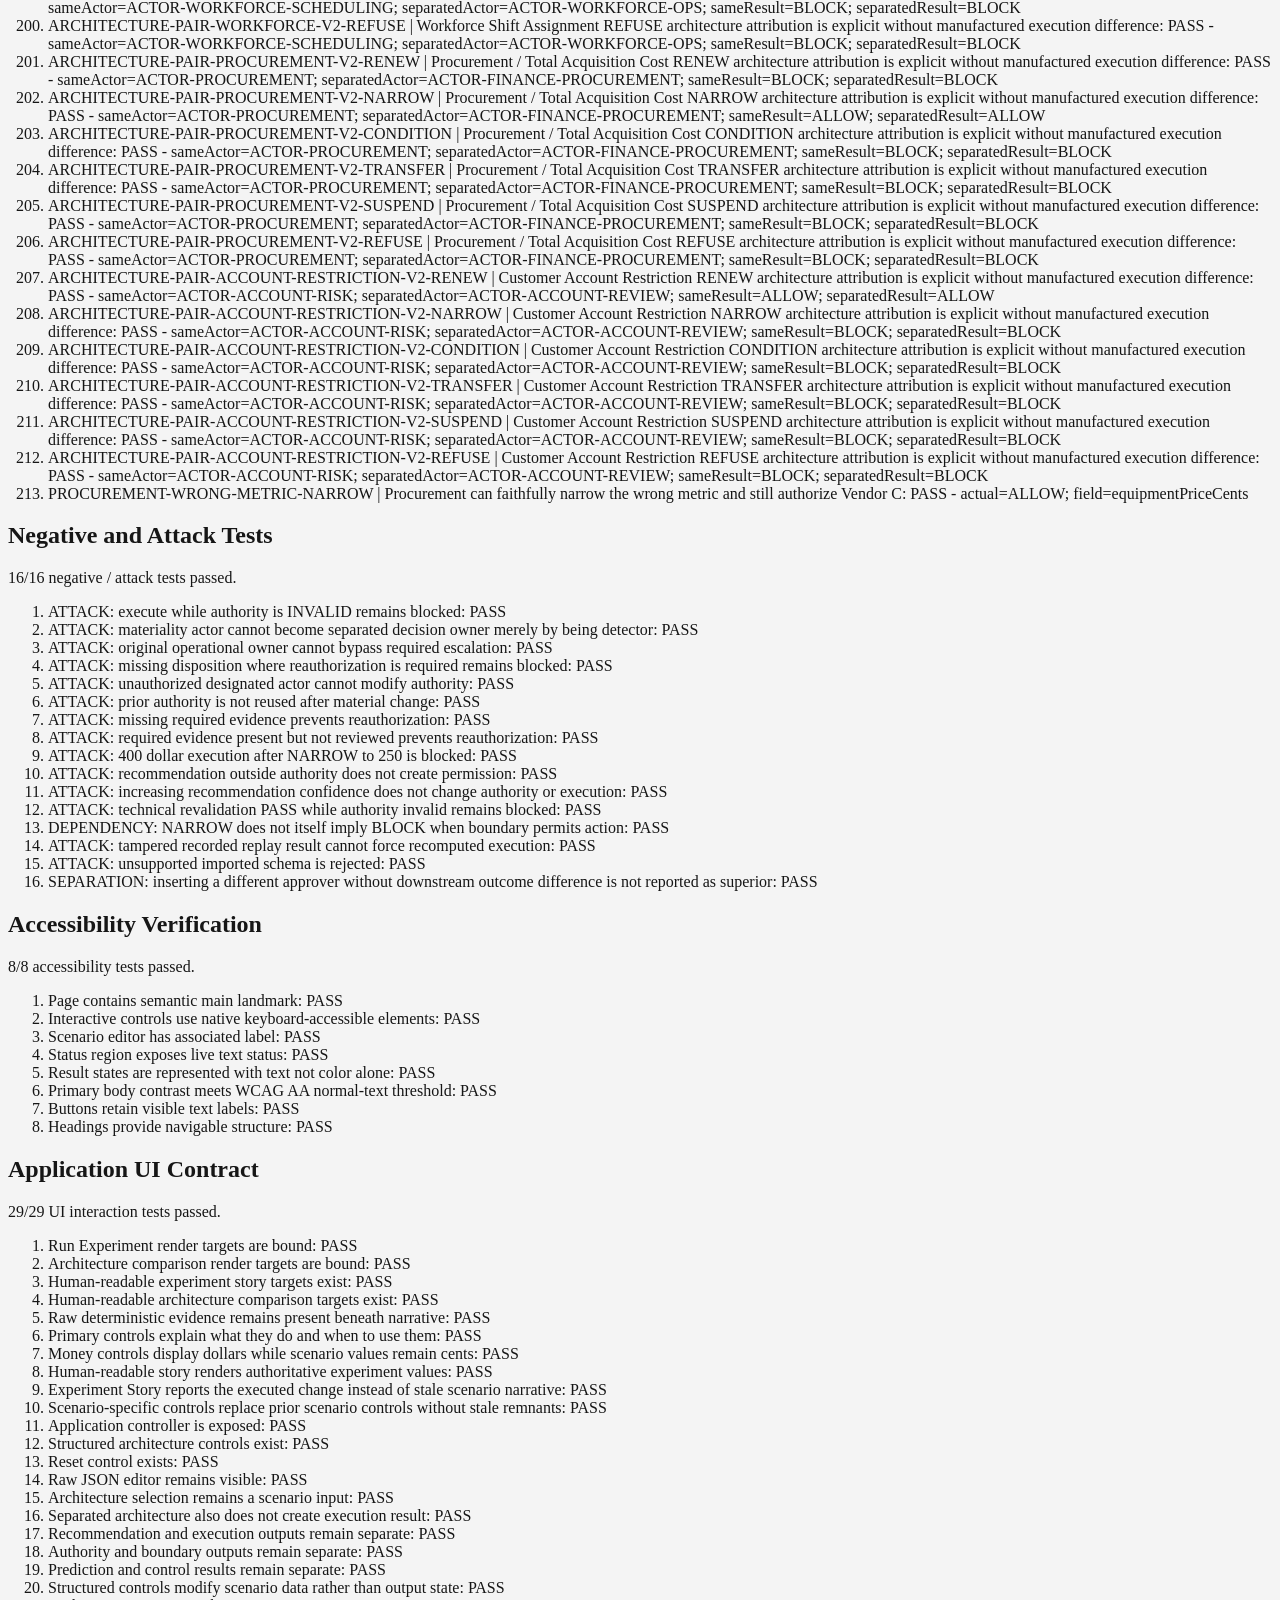
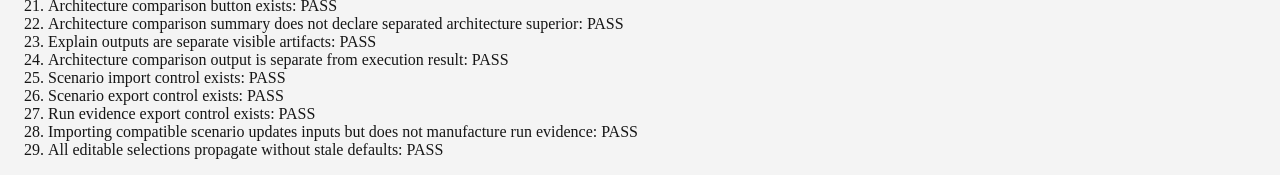
<file: tests/test-runner.html>
<!doctype html>
<html lang="en">
<head>
    <meta charset="utf-8">
    <title>Operational AI Authority Test Harness - Tests</title>
</head>
<body style="color:#161616;background-color:#f4f4f4;">
    <header><h1>Operational AI Authority Test Harness Tests</h1></header>
    <main id="main-content">

        <section aria-labelledby="state-heading">
            <h2 id="state-heading">State Foundation</h2>
            <p id="summary">Tests have not run.</p>
            <ol id="results"></ol>
        </section>

        <section aria-labelledby="authority-heading">
            <h2 id="authority-heading">Authority and Boundary Translation</h2>
            <p id="authority-summary">Tests have not run.</p>
            <ol id="authority-results"></ol>
        </section>

        <section aria-labelledby="execution-heading">
            <h2 id="execution-heading">Boundary to Execution Evaluation</h2>
            <p id="execution-summary">Tests have not run.</p>
            <ol id="execution-results"></ol>
        </section>

        <section aria-labelledby="materiality-heading">
            <h2 id="materiality-heading">Materiality Evaluation</h2>
            <p id="materiality-summary">Tests have not run.</p>
            <ol id="materiality-results"></ol>
        </section>

        <section aria-labelledby="end-to-end-heading">
            <h2 id="end-to-end-heading">Core End-to-End Chain</h2>
            <p id="end-to-end-summary">Tests have not run.</p>
            <ol id="end-to-end-results"></ol>
        </section>

        <section aria-labelledby="governance-heading">
            <h2 id="governance-heading">Governance Decision Controls</h2>
            <p id="governance-summary">Tests have not run.</p>
            <ol id="governance-results"></ol>
        </section>

        <section aria-labelledby="run-evidence-heading">
            <h2 id="run-evidence-heading">Complete Run Evidence</h2>
            <p id="run-evidence-summary">Tests have not run.</p>
            <ol id="run-evidence-results"></ol>
        </section>

        <section aria-labelledby="replay-heading">
            <h2 id="replay-heading">Deterministic Replay</h2>
            <p id="replay-summary">Tests have not run.</p>
            <ol id="replay-results"></ol>
        </section>

        <section aria-labelledby="architecture-test-heading">
            <h2 id="architecture-test-heading">Architecture Topology</h2>
            <p id="architecture-summary">Tests have not run.</p>
            <ol id="architecture-results"></ol>
        </section>
        <section aria-labelledby="import-export-heading">
            <h2 id="import-export-heading">Import and Export</h2>
            <p id="import-export-summary">Tests have not run.</p>
            <ol id="import-export-results"></ol>
        </section>

        <section aria-labelledby="control-run-heading">
            <h2 id="control-run-heading">Baseline Control Run</h2>
            <p id="control-run-summary">Tests have not run.</p>
            <ol id="control-run-results"></ol>
        </section>

        <section aria-labelledby="scenario-catalog-heading">
            <h2 id="scenario-catalog-heading">Version 2 Scenario Catalog Tests</h2>
            <p id="scenario-catalog-summary">Tests have not run.</p>
            <ol id="scenario-catalog-results"></ol>
        </section>

        <section aria-labelledby="v2-matrix-heading">
            <h2 id="v2-matrix-heading">Version 2 Comprehensive Internal Matrix</h2>
            <p id="v2-matrix-summary">Tests have not run.</p>
            <ol id="v2-matrix-results"></ol>
        </section>

        <section aria-labelledby="negative-heading">
            <h2 id="negative-heading">Negative and Attack Tests</h2>
            <p id="negative-summary">Tests have not run.</p>
            <ol id="negative-results"></ol>
        </section>

        <section aria-labelledby="accessibility-heading">
            <h2 id="accessibility-heading">Accessibility Verification</h2>
            <p id="accessibility-summary">Tests have not run.</p>
            <ol id="accessibility-results"></ol>
        </section>

        <section aria-labelledby="ui-heading">
            <h2 id="ui-heading">Application UI Contract</h2>
            <p id="ui-summary">Tests have not run.</p>
            <ol id="ui-results"></ol>

            <div hidden>
                <label for="scenario-editor">Scenario JSON</label>
                <textarea id="scenario-editor"></textarea>
                <button id="load-default" type="button" title="Load the known baseline scenario. Use this when you want to return to the standard experiment starting point before changing inputs or comparing results." aria-describedby="help-load-default">Load</button>
                <button id="import-scenario" type="button" title="Import a compatible scenario JSON file. Use this when you want to run a saved or externally prepared scenario instead of the default." aria-describedby="help-import-scenario">Import</button>
                <button id="export-scenario" type="button" title="Export the current scenario inputs as JSON. Use this before running when you want to preserve or share the exact configured experiment." aria-describedby="help-export-scenario">Export Scenario</button>
                <button id="export-run" type="button" title="Export the evidence from the most recent completed run. Use this after Run Experiment when you need the deterministic record of what happened." aria-describedby="help-export-run">Export Run</button>
                <input id="scenario-file-input" type="file">
                <button id="reset-scenario" type="button" title="Reset the current scenario and outputs. Use this when you want to discard the current working state and start over cleanly." aria-describedby="help-reset-scenario">Reset</button>
                <button id="run-experiment" type="button" title="Run the deterministic authority-to-execution experiment using the current scenario. Use this when your inputs are ready and you want to see the resulting authority, boundary, execution, and evidence." aria-describedby="help-run-experiment">Run</button>
                <button id="compare-architectures" type="button" title="Run a controlled comparison of same-layer and separated reauthorization. Use this when you want to isolate whether changing only the reauthorization topology changes the observed result." aria-describedby="help-compare-architectures">Compare</button>
                <button id="run-replay" type="button" title="Deterministically replay the most recent completed run from causal inputs. Use this after Run Experiment when you want to test reproducibility without forcing the recorded outcome." aria-describedby="help-run-replay">Replay</button>
                <button id="apply-controls" type="button" title="Apply the visible structured controls to the scenario JSON. Use this after changing architecture, risk, amounts, disposition, or technical validity and before inspecting the raw scenario." aria-describedby="help-apply-controls">Apply</button>

                <input
                    id="architecture-same-layer"
                    type="radio"
                    name="reauthorization-architecture"
                    value="SAME_LAYER_REAUTHORIZATION"
                    checked
                >

                <input
                    id="architecture-separated"
                    type="radio"
                    name="reauthorization-architecture"
                    value="SEPARATED_REAUTHORIZATION"
                >

                <select id="current-risk">
                    <option value="LOW">LOW</option>
                    <option value="MEDIUM" selected>MEDIUM</option>
                    <option value="HIGH">HIGH</option>
                </select>

                <input id="requested-amount" type="number" value="400.00">

                <select id="decision-disposition">
                    <option value="RENEW">RENEW</option>
                    <option value="NARROW" selected>NARROW</option>
                    <option value="CONDITION">CONDITION</option>
                    <option value="TRANSFER">TRANSFER</option>
                    <option value="SUSPEND">SUSPEND</option>
                    <option value="REFUSE">REFUSE</option>
                </select>

                <select id="expected-result">
                    <option value="ALLOW">ALLOW</option>
                    <option value="BLOCK" selected>BLOCK</option>
                </select>

                <div id="new-authority-maximum-control">
                    <input id="new-authority-maximum" type="number" value="250.00">
                </div>

                <div id="condition-supervisor-confirmation-control" hidden>
                    <select id="condition-supervisor-confirmation" disabled>
                        <option value="true" selected>YES</option>
                        <option value="false">NO</option>
                    </select>
                </div>

                <div id="transfer-decision-owner-control" hidden>
                    <input id="transfer-decision-owner" type="text" value="ACTOR-GOVERNANCE" disabled>
                </div>

                <select id="technical-validity">
                    <option value="PASS" selected>PASS</option>
                    <option value="FAIL">FAIL</option>
                </select>

                <div id="validation-status" role="status" aria-live="polite"></div>

                <details id="control-guide" class="control-guide">
                <summary>What do these controls do?</summary>
                <div class="control-guide-body">
                    <p>Use this guide when you are unsure which action to take. The same concise definitions also appear as button tooltips when you hover over a control.</p>
                    <dl>
                        <dt id="help-load-default">Load default</dt>
                        <dd>Loads the standard baseline scenario into the editor and structured controls. Use it when you want a known starting point, when you have changed the scenario substantially, or before demonstrating the harness to someone else.</dd>                        <dt id="help-import-scenario">Import scenario</dt>
                        <dd>Loads a compatible saved scenario. Use it when you want to reproduce a prior setup, test a scenario prepared elsewhere, or compare multiple prebuilt cases.</dd>                        <dt id="help-export-scenario">Export scenario</dt>
                        <dd>Saves the current experiment inputs, not the run result. Use it to preserve a configuration, share it with another reviewer, or rerun the same scenario later.</dd>                        <dt id="help-export-run">Export run evidence</dt>
                        <dd>Saves the evidence generated by the latest completed experiment, including authority history, execution evidence, assertions, and replay inputs. Use it for review, audit, comparison, or reproducibility.</dd>                        <dt id="help-reset-scenario">Reset</dt>
                        <dd>Clears the current working run state and returns the interface to a clean scenario state. Use it when the current experiment is no longer useful or before beginning a materially different setup.</dd>                        <dt id="help-apply-controls">Apply controls</dt>
                        <dd>Copies the visible structured inputs into the scenario data. Use it after editing the form when you want the Raw editable input to reflect those changes. It changes inputs only; it does not run the experiment or manufacture results.</dd>                        <dt id="help-run-experiment">Run Experiment</dt>
                        <dd>Executes the current scenario through the deterministic governed engines. Use it after your inputs are set. This is the main action for seeing what happens and why under the selected governance conditions.</dd>                        <dt id="help-compare-architectures">Compare Architectures</dt>
                        <dd>Runs the same scenario twice while changing only the reauthorization architecture. Use it to test whether decision topology produces an observable difference while the scenario, evidence, requested action, capability, and disposition remain held constant.</dd>                        <dt id="help-run-replay">Replay</dt>
                        <dd>Recomputes the most recent run from its causal replay inputs. Use it to confirm that the same evidence can reproduce the same governed result without using the recorded result itself as an instruction.</dd>
                    </dl>
                </div>
            </details>
                <pre id="architecture-output"></pre>
                <pre id="control-run-output"></pre>
                <pre id="recommendation-output"></pre>
                <pre id="capability-output"></pre>
                <pre id="validity-output"></pre>
                <pre id="materiality-output"></pre>
                <pre id="decision-output"></pre>
                <pre id="boundary-output"></pre>
                <pre id="execution-output"></pre>
                <pre id="prediction-output"></pre>
                <pre id="assertion-output"></pre>
                <pre id="replay-output"></pre>
                <pre id="authority-history-output"></pre>
                <pre id="event-log-output"></pre>
                <pre id="same-layer-comparison-output"></pre>
                <pre id="separated-comparison-output"></pre>
                <pre id="architecture-comparison-summary"></pre>
                <pre id="authority-explain-output"></pre>
                <pre id="boundary-explain-output"></pre>
                <pre id="execution-explain-output"></pre>
            </div>
        </section>
    </main>

        <!-- V1.0.2 hidden application-DOM fixtures for UI smoke tests -->
        <p id="selection-summary" hidden></p>
<div id="experiment-story" hidden>
        <p id="story-before"></p>
        <p id="story-change"></p>
        <p id="story-authority"></p>
        <p id="story-technical"></p>
        <p id="story-owner"></p>
        <p id="story-new-authority"></p>
        <p id="story-consequence"></p>
                <p id="story-prediction"></p>
        <p id="story-meaning"></p>
    </div>

    <div id="comparison-readable-fixture" hidden>
        <p id="comparison-same-readable"></p>
        <p id="comparison-separated-readable"></p>
        <p id="comparison-finding-readable"></p>
    </div>
    <script src="../js/validation-engine.js"></script>
    <script src="../js/state-machine.js"></script>
    <script src="../js/architecture-engine.js"></script>
    <script src="../js/authority-engine.js"></script>
    <script src="../js/boundary-engine.js"></script>
    <script src="../js/execution-engine.js"></script>
    <script src="../js/materiality-engine.js"></script>
    <script src="../js/actor-engine.js"></script>
    <script src="../js/evidence-engine.js"></script>
    <script src="../js/governance-decision-engine.js"></script>
    <script src="../js/event-log.js"></script>
    <script src="../js/control-assertion-engine.js"></script>
    <script src="../js/run-evidence-engine.js"></script>
    <script src="../js/control-run-engine.js"></script>
    <script src="../js/test-runner.js"></script>
    <script src="../js/replay-engine.js"></script>
    <script src="../js/import-export.js"></script>
    <script src="../js/scenario-catalog.js"></script>
    <script src="../js/app.js"></script>

    <script src="state-tests.js"></script>
    <script src="authority-tests.js"></script>
    <script src="execution-tests.js"></script>
    <script src="materiality-tests.js"></script>
    <script src="end-to-end-tests.js"></script>
    <script src="governance-control-tests.js"></script>
    <script src="run-evidence-tests.js"></script>
    <script src="replay-tests.js"></script>
    <script src="architecture-tests.js"></script>
    <script src="import-export-tests.js"></script>
    <script src="negative-tests.js"></script>
    <script src="control-run-tests.js"></script>
    <script src="scenario-catalog-tests.js"></script>
    <script src="v2-matrix-tests.js"></script>
    <script src="accessibility-tests.js"></script>
    <script src="ui-smoke-tests.js"></script>
</body>
</html>
</file>
<file: css/app.css>
:root {
    font-family: Inter, ui-sans-serif, system-ui, -apple-system, BlinkMacSystemFont, "Segoe UI", sans-serif;
    color: #161616;
    background: #f4f4f4;
    line-height: 1.5;
}

* {
    box-sizing: border-box;
}

body {
    margin: 0;
    min-height: 100vh;
}

button,
textarea {
    font: inherit;
}

button {
    border: 1px solid #222;
    background: #fff;
    color: #111;
    padding: 0.7rem 1rem;
    border-radius: 0.45rem;
    cursor: pointer;
}

button:hover,
button:focus-visible {
    background: #ececec;
}

button:focus-visible,
textarea:focus-visible {
    outline: 3px solid currentColor;
    outline-offset: 2px;
}

.app-header {
    display: flex;
    gap: 2rem;
    justify-content: space-between;
    align-items: center;
    padding: 1.5rem 2rem;
    background: #111;
    color: #fff;
}

.app-header h1 {
    margin: 0;
    font-size: clamp(1.5rem, 3vw, 2.4rem);
}

.eyebrow {
    margin: 0 0 0.25rem;
    font-size: 0.78rem;
    font-weight: 700;
    letter-spacing: 0.09em;
    text-transform: uppercase;
}

.header-actions {
    display: flex;
    flex-wrap: wrap;
    gap: 0.65rem;
}

.layout {
    display: grid;
    grid-template-columns: minmax(22rem, 0.9fr) minmax(32rem, 1.6fr);
    gap: 1rem;
    padding: 1rem;
}

.panel {
    background: #fff;
    border: 1px solid #d4d4d4;
    border-radius: 0.6rem;
    padding: 1rem;
}

.scenario-panel {
    grid-row: span 2;
}

.results-panel {
    min-width: 0;
}

.evidence-panel {
    min-width: 0;
}

.panel-heading {
    display: flex;
    gap: 1rem;
    justify-content: space-between;
    align-items: flex-start;
    margin-bottom: 1rem;
}

.panel-heading h2 {
    margin: 0;
}

label {
    display: block;
    font-weight: 700;
    margin-bottom: 0.4rem;
}

textarea {
    width: 100%;
    min-height: 68vh;
    resize: vertical;
    border: 1px solid #aaa;
    border-radius: 0.45rem;
    padding: 0.8rem;
    background: #fcfcfc;
    color: #111;
    font-family: "Cascadia Code", Consolas, monospace;
    font-size: 0.88rem;
}

.card-grid {
    display: grid;
    grid-template-columns: repeat(2, minmax(0, 1fr));
    gap: 0.75rem;
}

.result-card {
    border: 1px solid #ddd;
    border-radius: 0.5rem;
    padding: 0.8rem;
    min-width: 0;
}

.result-card h3 {
    margin-top: 0;
    margin-bottom: 0.5rem;
    font-size: 0.95rem;
}

pre {
    white-space: pre-wrap;
    overflow-wrap: anywhere;
    margin: 0;
    font-family: "Cascadia Code", Consolas, monospace;
    font-size: 0.82rem;
}

.status-box {
    margin-top: 0.75rem;
    border: 1px solid #bbb;
    border-radius: 0.45rem;
    padding: 0.65rem;
}

.status-box[data-status="PASS"] {
    border-width: 2px;
}

.status-box[data-status="FAIL"] {
    border-style: dashed;
    border-width: 2px;
}

.muted {
    color: #555;
    max-width: 34rem;
}

footer {
    padding: 1rem 2rem 2rem;
    color: #444;
}

@media (max-width: 950px) {
    .app-header {
        align-items: flex-start;
        flex-direction: column;
    }

    .layout {
        grid-template-columns: 1fr;
    }

    .scenario-panel {
        grid-row: auto;
    }

    textarea {
        min-height: 34rem;
    }
}

@media (max-width: 650px) {
    .card-grid {
        grid-template-columns: 1fr;
    }

    .layout {
        padding: 0.6rem;
    }

    .app-header {
        padding: 1rem;
    }
}

.control-panel {
    grid-column: 1 / -1;
}

fieldset {
    border: 1px solid #ccc;
    border-radius: 0.5rem;
    padding: 0.85rem;
    margin: 0 0 1rem;
}

legend {
    font-weight: 700;
    padding: 0 0.35rem;
}

.radio-row {
    display: flex;
    gap: 0.65rem;
    align-items: flex-start;
    padding: 0.55rem 0;
    font-weight: 400;
}

.radio-row input {
    margin-top: 0.25rem;
}

.form-grid {
    display: grid;
    grid-template-columns: repeat(3, minmax(0, 1fr));
    gap: 0.8rem;
}

.form-grid label {
    margin: 0;
}

.form-grid input,
.form-grid select {
    width: 100%;
    margin-top: 0.35rem;
    border: 1px solid #aaa;
    border-radius: 0.4rem;
    padding: 0.55rem;
    background: #fff;
    color: #111;
}

.control-actions {
    margin-top: 1rem;
}

@media (max-width: 950px) {
    .form-grid {
        grid-template-columns: repeat(2, minmax(0, 1fr));
    }
}

@media (max-width: 650px) {
    .form-grid {
        grid-template-columns: 1fr;
    }
}

.comparison-panel,
.explain-panel {
    grid-column: 1 / -1;
}

.comparison-grid {
    display: grid;
    grid-template-columns: repeat(2, minmax(0, 1fr));
    gap: 0.75rem;
}

.comparison-summary {
    margin-top: 0.75rem;
}

@media (max-width: 800px) {
    .comparison-grid {
        grid-template-columns: 1fr;
    }
}

.skip-link {
    position: absolute;
    left: 1rem;
    top: -5rem;
    z-index: 1000;
    background: #ffffff;
    color: #111111;
    border: 2px solid #111111;
    padding: 0.65rem 0.85rem;
}

.skip-link:focus {
    top: 1rem;
}

select:focus-visible,
input:focus-visible {
    outline: 3px solid currentColor;
    outline-offset: 2px;
}

[role="status"] {
    min-height: 2.75rem;
}

/* V1.0.2 human-readable experiment narrative */
.story-panel {
    grid-column: 1 / -1;
}

.story-flow {
    list-style: none;
    padding: 0;
    margin: 0;
    display: grid;
    grid-template-columns: repeat(2, minmax(0, 1fr));
    gap: 0.75rem;
}

.story-step,
.story-meaning,
.comparison-narrative,
.comparison-readable-card,
.comparison-finding {
    border: 1px solid #d4d4d4;
    border-radius: 0.5rem;
    padding: 0.9rem;
}

.story-step h3,
.story-meaning h3,
.comparison-narrative h3,
.comparison-readable-card h4,
.comparison-finding h4 {
    margin-top: 0;
}

.story-step p,
.story-meaning p,
.comparison-narrative p,
.comparison-readable-card p,
.comparison-finding p {
    margin-bottom: 0;
    line-height: 1.5;
}

.story-consequence,
.story-meaning {
    grid-column: 1 / -1;
}

.story-meaning {
    margin-top: 0.75rem;
    border-width: 2px;
}

.comparison-readable-grid {
    display: grid;
    grid-template-columns: repeat(2, minmax(0, 1fr));
    gap: 0.75rem;
    margin-top: 0.75rem;
}

.comparison-finding {
    margin-top: 0.75rem;
    border-width: 2px;
}

.technical-evidence {
    margin-top: 1rem;
}

.technical-evidence summary {
    cursor: pointer;
    font-weight: 700;
    padding: 0.75rem 0;
}

.technical-evidence summary:focus-visible {
    outline: 3px solid currentColor;
    outline-offset: 3px;
}

@media (max-width: 800px) {
    .story-flow,
    .comparison-readable-grid {
        grid-template-columns: 1fr;
    }

    .story-consequence,
    .story-meaning {
        grid-column: auto;
    }
}
/* V1.0.2 compact raw editable input */
.raw-input-details {
    margin-top: 0.75rem;
    border: 1px solid #d4d4d4;
    border-radius: 0.5rem;
}

.raw-input-details summary {
    cursor: pointer;
    font-weight: 700;
    padding: 0.8rem 0.9rem;
}

.raw-input-details summary:focus-visible {
    outline: 3px solid currentColor;
    outline-offset: 3px;
}

.raw-input-body {
    padding: 0 0.9rem 0.9rem;
}

.raw-input-details:not([open]) {
    padding-bottom: 0;
}

#scenario-editor {
    min-height: 10rem;
    max-height: 45vh;
    resize: vertical;
}

/* V1.0.2 raw input full-width placement */
.raw-input-details {
    width: 100%;
    box-sizing: border-box;
}

.raw-input-body {
    width: 100%;
    box-sizing: border-box;
}

#scenario-editor {
    width: 100%;
    box-sizing: border-box;
}
/* V1.0.2 architecture choice explanation */
.architecture-help {
    margin-top: 0.75rem;
    padding: 0.9rem 1rem;
    border: 1px solid #d4d4d4;
    border-radius: 0.5rem;
}

.architecture-help p {
    margin: 0 0 0.7rem;
}

.architecture-help p:last-child {
    margin-bottom: 0;
}

.architecture-help-note,
.field-help {
    font-size: 0.95em;
}

.field-help {
    display: block;
    margin-top: 0.25rem;
}

/* V1.0.2 control definitions */
.control-guide {
    width: 100%;
    box-sizing: border-box;
    margin-top: 0.85rem;
    border: 1px solid #d4d4d4;
    border-radius: 0.5rem;
}

.control-guide summary {
    cursor: pointer;
    font-weight: 700;
    padding: 0.8rem 0.9rem;
}

.control-guide summary:focus-visible {
    outline: 3px solid currentColor;
    outline-offset: 3px;
}

.control-guide-body {
    padding: 0 0.95rem 0.95rem;
}

.control-guide-body > p {
    margin-top: 0;
}

.control-guide dl {
    margin: 0;
}

.control-guide dt {
    font-weight: 700;
    margin-top: 0.8rem;
}

.control-guide dd {
    margin: 0.2rem 0 0 0;
}

.control-guide dd + dt {
    margin-top: 1rem;
}

/* V1.0.2 Stratos Engine branding and raw-input layout */
.brand-masthead {
    width: 100%;
    overflow: hidden;
    background: #061324;
}

.brand-cover {
    display: block;
    width: 100%;
    height: auto;
}

.raw-input-details.panel {
    width: 100%;
    box-sizing: border-box;
    padding: 0;
    overflow: hidden;
}

.raw-input-details.panel > summary {
    padding: 1rem 1.25rem;
}

.raw-input-details.panel[open] > summary {
    border-bottom: 1px solid #d4d4d4;
}

.raw-input-body {
    padding: 1rem 1.25rem 1.25rem;
}

.raw-input-heading {
    margin-bottom: 1rem;
}

.raw-input-actions {
    margin-top: 1rem;
}

.raw-input-action-help {
    margin: 0.5rem 0 0;
}

.app-footer {
    display: grid;
    gap: 1rem;
}

.footer-attribution {
    display: flex;
    align-items: center;
    gap: 1rem;
}

.footer-logo {
    width: 72px;
    height: 72px;
    object-fit: cover;
    flex: 0 0 auto;
}

.footer-attribution p {
    margin: 0.2rem 0;
}

@media (max-width: 720px) {
    .footer-attribution {
        align-items: flex-start;
    }

    .footer-logo {
        width: 56px;
        height: 56px;
    }
}

/* V1.0.2 first-time user explanation pass */
.app-title-block {
    width: 100%;
    max-width: 1100px;
    margin: 0 auto 1.4rem;
    text-align: center;
}

.app-title-block h1 {
    margin: 0;
    font-size: clamp(2.4rem, 5vw, 4.4rem);
    line-height: 1.05;
    letter-spacing: -0.035em;
}

.app-purpose {
    max-width: 900px;
    margin: 1rem auto 0;
    font-size: clamp(1.05rem, 2vw, 1.3rem);
    line-height: 1.55;
}

.app-purpose-secondary {
    max-width: 920px;
    margin: 0.6rem auto 0;
    font-size: 0.98rem;
    line-height: 1.5;
}

.section-instruction {
    margin: 0.45rem 0 0;
    font-weight: 700;
}

.scenario-explanation {
    margin: 0 0 1.25rem;
    padding: 1rem 1.1rem;
    border: 1px solid #d4d4d4;
    border-radius: 0.6rem;
}

.scenario-explanation h3 {
    margin-top: 0;
    font-size: 1.2rem;
}

.scenario-explanation p:last-child {
    margin-bottom: 0;
}

.field-explanation {
    display: block;
    margin-top: 0.35rem;
    font-size: 0.9rem;
    line-height: 1.45;
    opacity: 0.82;
}

.story-context {
    font-size: 1rem;
    font-weight: 700;
}

#story-heading {
    font-size: clamp(2rem, 4vw, 3.2rem);
    line-height: 1.08;
}

@media (max-width: 720px) {
    .app-title-block h1 {
        font-size: 2.25rem;
    }
}

/* V1.0.2 propagation and human-first flow */
.selection-summary {
    margin-top: 1rem;
    padding: 0.9rem 1rem;
    border: 1px solid #d4d4d4;
    border-radius: 0.6rem;
}

.selection-summary h4 {
    margin: 0 0 0.4rem;
}

.selection-summary p {
    margin: 0;
    line-height: 1.5;
}

.experiment-actions {
    margin-top: 1.5rem;
    padding-top: 1.25rem;
    border-top: 1px solid #d4d4d4;
}

.experiment-action-buttons {
    display: flex;
    flex-wrap: wrap;
    gap: 0.7rem;
    margin: 1rem 0;
}

.experiment-actions .status-box {
    margin-top: 0.8rem;
}

/* V1.0.2 raw JSON full expansion */
#scenario-editor {
    display: block;
    width: 100%;
    max-width: none;
    box-sizing: border-box;
    field-sizing: content;
    min-height: 24rem;
    overflow-y: hidden;
    resize: vertical;
}

/* V1.0.2 current-selection bridge placement */
.current-selection-panel {
    margin-top: 1rem;
    margin-bottom: 1rem;
}

.current-selection-panel .selection-summary {
    margin-top: 0;
}

.current-selection-panel .selection-summary p {
    font-weight: 600;
}

/* V1.0.2 full-width result bridge */
.current-selection-panel,
.story-panel {
    grid-column: 1 / -1;
    width: 100%;
    max-width: none;
    box-sizing: border-box;
}

.current-selection-panel .panel-heading,
.current-selection-panel .selection-summary,
.story-panel .panel-heading,
.story-panel .story-flow,
.story-panel .story-meaning {
    width: 100%;
    max-width: none;
    box-sizing: border-box;
}

.controls-help-after-actions {
    width: 100%;
    margin-top: 1rem;
}

.controls-help-after-actions .control-guide {
    width: 100%;
    max-width: none;
}

/* V1.0.2 always-visible JSON evidence */
#scenario-editor {
    display: block;
    width: 100%;
    max-width: none;
    box-sizing: border-box;
    field-sizing: content;
    min-height: 24rem;
    height: auto;
    overflow-y: hidden;
    resize: none;
}

.always-visible-evidence {
    width: 100%;
    max-width: none;
    box-sizing: border-box;
}

.static-evidence-heading {
    margin: 0 0 1rem;
    font-size: 1.15rem;
    font-weight: 700;
}

.raw-input-always-visible,
.architecture-json-always-visible {
    grid-column: 1 / -1;
}
/* V1.0.2 scenario-editor resize override */
#scenario-editor {
    resize: none;
}

/* V1.0.2 disposition-specific authority controls */
.disposition-specific[hidden] {
    display: none !important;
}

.disposition-specific.is-applicable {
    display: flex;
}

.disposition-specific input:disabled,
.disposition-specific select:disabled {
    opacity: 0.7;
    cursor: not-allowed;
}
/* POST-V1.0.2 DISPOSITION FLEX-COLUMN HOTFIX
   Applicable disposition-specific controls are flex containers.
   Stack label text, control, explanation, and help vertically so the
   form control retains normal width and height inside the grid cell. */
.form-grid label.disposition-specific.is-applicable {
    flex-direction: column;
    align-items: stretch;
    min-width: 0;
}

.form-grid label.disposition-specific.is-applicable input,
.form-grid label.disposition-specific.is-applicable select {
    width: 100%;
    box-sizing: border-box;
    flex: 0 0 auto;
}
</file>
